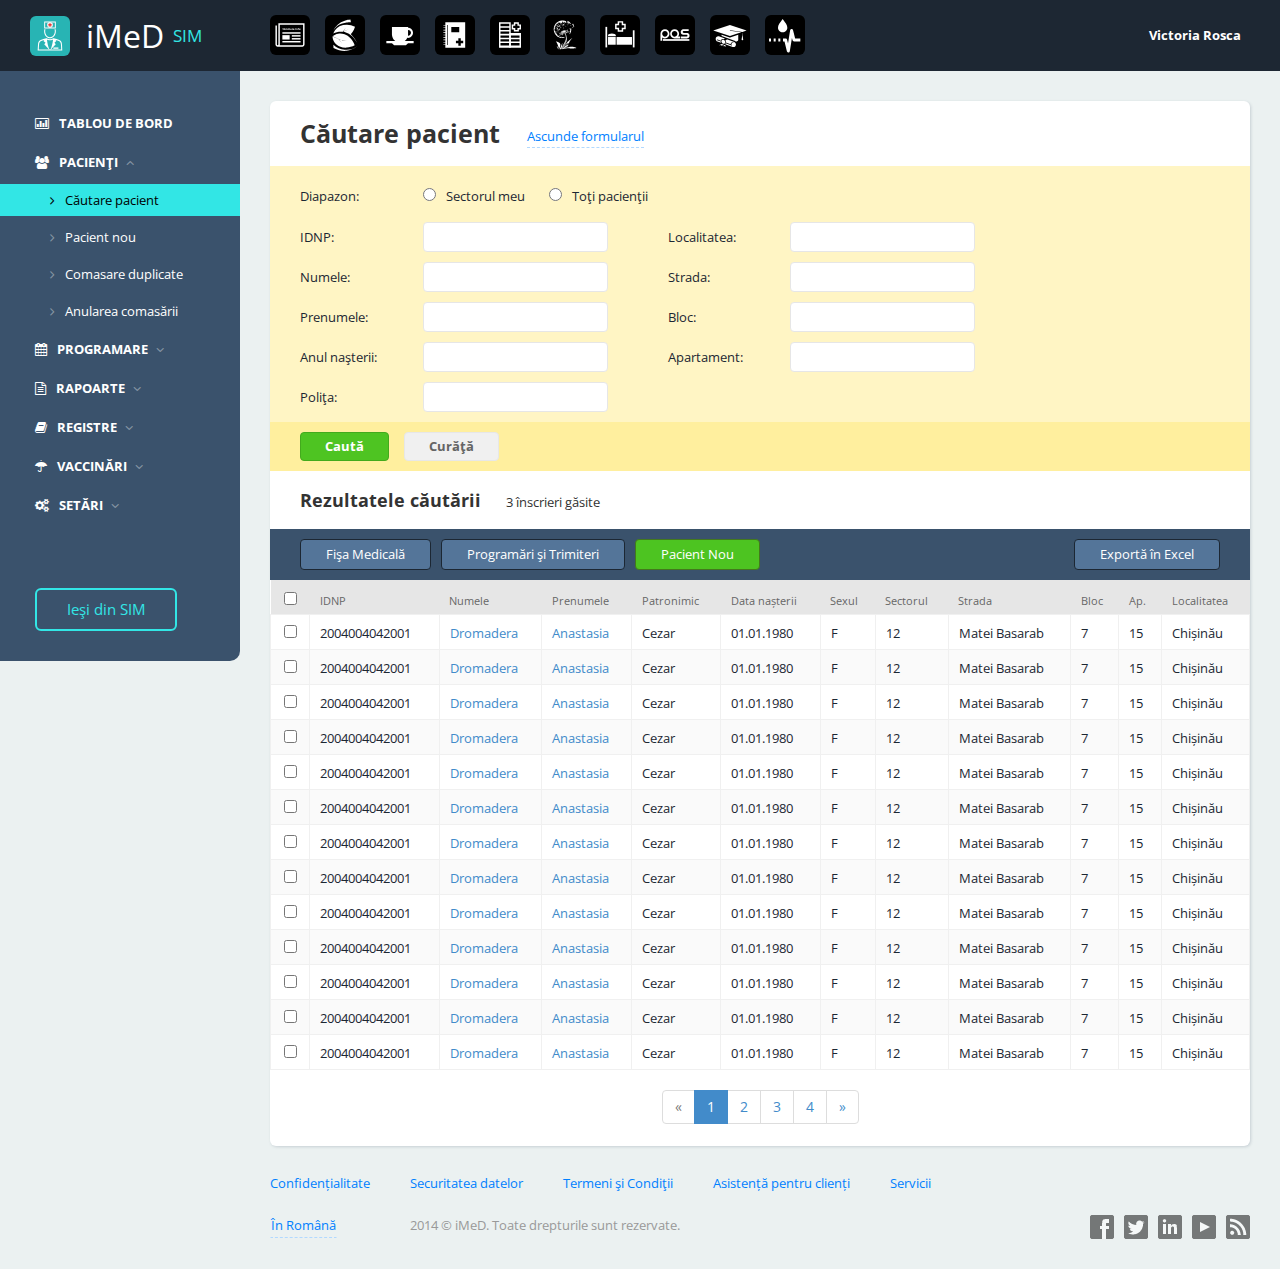
<file: index.html>
<!DOCTYPE html>
<html lang="en">
<head>
		<meta charset="utf-8">
		<meta http-equiv="X-UA-Compatible" content="IE=edge">
		<meta name="viewport" content="width=device-width, initial-scale=1">
		<title>Căutare pacient - Sistem Informaţional Medical / iMeD</title>
		<link rel="shortcut icon" href="img/favicon.ico">
		<link href="css/bootstrap.css" rel="stylesheet">
		<link href="css/style.css" rel="stylesheet">

		<!-- HTML5 Shim and Respond.js IE8 support of HTML5 elements and media queries -->
		<!-- WARNING: Respond.js doesn't work if you view the page via file:// -->
		<!--[if lt IE 9]>
		<script src="https://oss.maxcdn.com/libs/html5shiv/3.7.0/html5shiv.js"></script>
		<script src="https://oss.maxcdn.com/libs/respond.js/1.4.2/respond.min.js"></script>
		<![endif]-->
</head>
<body>
<div class="wrapper">
<!-- Header -->
<nav class="navbar navbar-default top" role="navigation">
		<div class="container-fluid">
				<div class="row-fluid">
						<div class="col-lg-3 col-md-4 col-sm-16 col-xs-16">
						<div class="navbar-header">
								
								<a class="logo" href="index.html">
									<span class="brand"></span>
									<span>iMeD</span>
									<small>SIM</small> 
								</a>
						</div>
						</div>
						<div class="col-lg-13 col-md-12 col-sm-16 col-xs-16">
								<button type="button" class="sidebar-btn navbar-toggle pull-left" data-toggle="offcanvas" data-target="#sidebar">
									<span class="sr-only">Deschide bara laterală</span>
									<span class="fa fa-bars"></span> 
								</button>
								<button type="button" class="icons navbar-toggle pull-left" data-toggle="collapse" data-target="#top-nav">
									<span class="sr-only">Vezi toate modulele</span>
									<span class="fa fa-ellipsis-v"></span>
								</button>        
						
								<div class="profile-btn btn-group pull-right">
									<button type="button" class="btn dropdown-toggle" data-toggle="dropdown">
										Victoria Rosca
									</button>
									<ul class="dropdown-menu" role="menu">
										<li><a href="#"><i class="fa fa-user"></i>Preferinţele mele</a></li>
										<li><a href="#"><i class="fa fa-cog"></i>Setări profil</a></li>
										<li><a href="#"><i class="fa fa-sign-out"></i>Ieşire</a></li>
									</ul>
								</div>
								<div class="collapse navbar-collapse" id="top-nav">
									<ul class="nav navbar-nav top-navbar">
											<li class="info" data-toggle="tooltip" data-placement="bottom" title="Sănătate Info"><a href="http://e-sanatate.md/News/Home">Sănătate Info</a></li>
											<li class="tv" data-toggle="tooltip" data-placement="bottom" title="Sănătate TV"><a href="http://e-sanatate.md/TV/Home">Sănătate TV</a></li>
											<li class="sanoclub" data-toggle="tooltip" data-placement="bottom" title="SanoClub"><a href="http://e-sanatate.md/SanoClub">SanoClub</a></li>
											<li class="isan" data-toggle="tooltip" data-placement="bottom" title="iSaN"><a href="http://e-sanatate.md/iSaN/Home">iSaN</a></li>
											<!-- <li class="imed" data-toggle="tooltip" data-placement="bottom" title="iMeD"><a href="#">iMeD</a></li> -->
											<li class="imec" data-toggle="tooltip" data-placement="bottom" title="iMeC"><a href="http://e-sanatate.md/iMeC/Home">iMeC</a></li>
											<li class="tuberculoza" data-toggle="tooltip" data-placement="bottom" title="Tuberculoza Info"><a href="http://tuberculoza.info/">Tuberculoza Info</a></li>
											<li class="spitale" data-toggle="tooltip" data-placement="bottom" title="Spitale.MD"><a href="http://e-sanatate.md/Spitale/Home">Spitale.MD</a></li>
											<li class="pas" data-toggle="tooltip" data-placement="bottom" title="Centrul PAS"><a href="http://pas.md/">Centrul PAS</a></li>
											<li class="scoala" data-toggle="tooltip" data-placement="bottom" title="Școala E-Sănătate"><a href="#">Școala E-Sănătate</a></li>
											<li class="donez" data-toggle="tooltip" data-placement="bottom" title="Donez Sânge"><a href="#">Donez Sânge</a></li>
									</ul>
									
							</div>
							
						</div>
				</div>
		</div>
</nav>

<!-- Main Container -->
<div class="container-fluid wrapper-main-container">
		<div class="row-offcanvas row-offcanvas-left">
				<div class="col-lg-3 col-md-4 col-sm-4 col-xs-10 left-sidebar sidebar-offcanvas" id="sidebar" role="navigation">
						<nav class="left-navigation accordion-navigation">
								<ul>
										<li><a href="board.html" class="collapse-btn"><span class="fa fa-bar-chart-o"></span>TABLOU DE BORD</a></li>
										<li class="active-dropdown"><a href="javascript:void(0)" class="collapse-btn"><span class="fa fa-users"></span>PACIENŢI <i class="fa fa-angle-down"></i></a>
											<ul class="collapse in">
                        <li class="active"><a href="index.html"><i class="fa fa-angle-right"></i>Căutare pacient</a></li>
                        <li><a href="newpacient.html"><i class="fa fa-angle-right"></i>Pacient nou</a></li>
                        <li><a href="#"><i class="fa fa-angle-right"></i>Comasare duplicate</a></li>
                        <li><a href="#"><i class="fa fa-angle-right"></i>Anularea comasării</a></li>
                    	</ul>
										</li>
										<li><a href="javascript:void(0)" class="collapse-btn"><span class="fa fa-calendar"></span>PROGRAMARE <i class="fa fa-angle-down"></i></a>
											<ul class="collapse">
												<li><a href="#"><i class="fa fa-angle-right"></i>Programarea mea</a></li>
												<li><a href="#"><i class="fa fa-angle-right"></i>Caută programarea</a></li>
											</ul>
										</li>
										<li><a href="javascript:void(0)" class="collapse-btn"><span class="fa fa-file-text-o"></span>RAPOARTE <i class="fa fa-angle-down"></i></a>
											<ul class="collapse">
												<li><a href="#"><i class="fa fa-angle-right"></i>Registrul vizitelor</a></li>
												<li><a href="#"><i class="fa fa-angle-right"></i>Registrul Tichete Stitistice</a></li>
												<li><a href="#"><i class="fa fa-angle-right"></i>Sectorul meu</a></li>
												<li><a href="#"><i class="fa fa-angle-right"></i>Registrul monitorizare</a></li>
												<li><a href="#"><i class="fa fa-angle-right"></i>Modificare registre</a></li>
												<li><a href="#"><i class="fa fa-angle-right"></i>Registrul trimiterilor</a></li>
												<li><a href="#"><i class="fa fa-angle-right"></i>Registrul gravidelor</a></li>
											</ul>
										</li>
										<li><a href="javascript:void(0)" class="collapse-btn"><span class="fa fa-book"></span>REGISTRE <i class="fa fa-angle-down"></i></a>
											<ul class="collapse">
												<li><a href="#"><i class="fa fa-angle-right"></i>Rapoarte zilnice</a></li>
												<li><a href="#"><i class="fa fa-angle-right"></i>Rapoarte lunare ale medicului</a></li>
											</ul>
										</li>
										<li><a href="javascript:void(0)" class="collapse-btn"><span class="fa fa-umbrella"></span>VACCINĂRI <i class="fa fa-angle-down"></i></a>
											<ul class="collapse">
												<li><a href="#"><i class="fa fa-angle-right"></i>Registrul vaccinărilor</a></li>
												<li><a href="#"><i class="fa fa-angle-right"></i>Planuri</a></li>
												<li><a href="#"><i class="fa fa-angle-right"></i>Registrul planuri vaccinări</a></li>
												<li><a href="#"><i class="fa fa-angle-right"></i>Raport</a></li>
											</ul>
										</li>
										<li><a href="javascript:void(0)" class="collapse-btn"><span class="fa fa-cogs"></span>SETĂRI <i class="fa fa-angle-down"></i></a>
											<ul class="collapse">
												<li><a href="#"><i class="fa fa-angle-right"></i>Lista scurtă a diagnozelor</a></li>
											</ul>
										</li>
								</ul>
								<a href="#" class="back">Ieşi din SIM</a>
						</nav>
				</div>
				<div class="col-lg-13 col-md-12 col-sm-16 col-xs-16 wrapper-container">
						<div class="main-container">
							<h1>Căutare pacient <a href="javascript:void(0)" class="hide-form" data-toggle="collapse" data-target=".search-form">Ascunde formularul</a></h1>
							<div class="search-form collapse in">
								<form action="">
									<div class="container-fluid">
										<div class="row">
											<div class="col-lg-2 col-sm-2">
												<label for="">Diapazon:</label>
											</div>
											<div class="col-lg-14 col-sm-14 radio">
												<input type="radio" value="mysector" name="diapazon" id="mysector"><label for="mysector">Sectorul meu</label>
												<input type="radio" value="allpacients" name="diapazon" id="allpacients"><label for="allpacients">Toţi pacienţii</label>
											</div>
											<div class="col-lg-2 col-sm-2"></div>
											<div class="col-lg-4 col-sm-6"></div>
										</div>
										<div class="row">
											<div class="col-lg-2 col-sm-2"><label for="idnp">IDNP:</label></div>
											<div class="col-lg-4 col-sm-6"><input type="text" id="idnp"></div>
											<div class="col-lg-2 col-sm-2"><label for="location">Localitatea:</label></div>
											<div class="col-lg-4 col-sm-6"><input type="text" id="location"></div>
										</div>
										<div class="row">
											<div class="col-lg-2 col-sm-2"><label for="name">Numele:</label></div>
											<div class="col-lg-4 col-sm-6"><input type="text" id="name"></div>
											<div class="col-lg-2 col-sm-2"><label for="street">Strada:</label></div>
											<div class="col-lg-4 col-sm-6"><input type="text" id="street"></div>
										</div>
										<div class="row">
											<div class="col-lg-2 col-sm-2"><label for="lastname">Prenumele:</label></div>
											<div class="col-lg-4 col-sm-6"><input type="text" id="lastname"></div>
											<div class="col-lg-2 col-sm-2"><label for="bloc">Bloc:</label></div>
											<div class="col-lg-4 col-sm-6"><input type="text" id="bloc"></div>
										</div>
										<div class="row">
											<div class="col-lg-2 col-sm-2"><label for="birthdayyear">Anul naşterii:</label></div>
											<div class="col-lg-4 col-sm-6"><input type="text" id="birthdayyear"></div>
											<div class="col-lg-2 col-sm-2"><label for="apartment">Apartament:</label></div>
											<div class="col-lg-4 col-sm-6"><input type="text" id="apartment"></div>
										</div>
										<div class="row">
											<div class="col-lg-2 col-sm-2"><label for="polita">Poliţa:</label></div>
											<div class="col-lg-4 col-sm-6"><input type="text" id="polita"></div>
										</div>
										<div class="row">
											<div class="buttons-panel">
												<input type="submit" value="Caută">
												<input type="reset" value="Curăţă">
											</div>
										</div>
									</div>
								</form>
							</div>
							<div class="search-result">
								<h3>Rezultatele căutării <span>3 înscrieri găsite</span></h3>
								<div class="container-fluid">
									<div class="row">
										<div class="control-panel">
											<button class="blue">Fişa Medicală</button>
											<button class="blue">Programări şi Trimiteri</button>
											<button class="green">Pacient Nou</button>
											<button class="blue">Exportă în Excel</button>
										</div>
									</div>
								</div>
								<div class="table-inner">
								<table>
									<tr>
										<th><input type="checkbox"></th>
										<th>IDNP</th>
										<th>Numele</th>
										<th>Prenumele</th>
										<th>Patronimic</th>
										<th>Data nașterii</th>
										<th>Sexul</th>
										<th>Sectorul</th>
										<th>Strada</th>
										<th>Bloc</th>
										<th>Ap.</th>
										<th>Localitatea</th>
									</tr>
									<tr>
										<td><input type="checkbox"></td>
										<td>2004004042001</td>
										<td><a href="#">Dromadera</a></td>
										<td><a href="#">Anastasia</a></td>
										<td>Cezar</td>
										<td>01.01.1980</td>
										<td>F</td>
										<td>12</td>
										<td>Matei Basarab</td>
										<td>7</td>
										<td>15</td>
										<td>Chișinău</td>
									</tr>
									<tr>
										<td><input type="checkbox"></td>
										<td>2004004042001</td>
										<td><a href="#">Dromadera</a></td>
										<td><a href="#">Anastasia</a></td>
										<td>Cezar</td>
										<td>01.01.1980</td>
										<td>F</td>
										<td>12</td>
										<td>Matei Basarab</td>
										<td>7</td>
										<td>15</td>
										<td>Chișinău</td>
									</tr>
									<tr>
										<td><input type="checkbox"></td>
										<td>2004004042001</td>
										<td><a href="#">Dromadera</a></td>
										<td><a href="#">Anastasia</a></td>
										<td>Cezar</td>
										<td>01.01.1980</td>
										<td>F</td>
										<td>12</td>
										<td>Matei Basarab</td>
										<td>7</td>
										<td>15</td>
										<td>Chișinău</td>
									</tr>
									<tr>
										<td><input type="checkbox"></td>
										<td>2004004042001</td>
										<td><a href="#">Dromadera</a></td>
										<td><a href="#">Anastasia</a></td>
										<td>Cezar</td>
										<td>01.01.1980</td>
										<td>F</td>
										<td>12</td>
										<td>Matei Basarab</td>
										<td>7</td>
										<td>15</td>
										<td>Chișinău</td>
									</tr>
									<tr>
										<td><input type="checkbox"></td>
										<td>2004004042001</td>
										<td><a href="#">Dromadera</a></td>
										<td><a href="#">Anastasia</a></td>
										<td>Cezar</td>
										<td>01.01.1980</td>
										<td>F</td>
										<td>12</td>
										<td>Matei Basarab</td>
										<td>7</td>
										<td>15</td>
										<td>Chișinău</td>
									</tr>
									<tr>
										<td><input type="checkbox"></td>
										<td>2004004042001</td>
										<td><a href="#">Dromadera</a></td>
										<td><a href="#">Anastasia</a></td>
										<td>Cezar</td>
										<td>01.01.1980</td>
										<td>F</td>
										<td>12</td>
										<td>Matei Basarab</td>
										<td>7</td>
										<td>15</td>
										<td>Chișinău</td>
									</tr>
									<tr>
										<td><input type="checkbox"></td>
										<td>2004004042001</td>
										<td><a href="#">Dromadera</a></td>
										<td><a href="#">Anastasia</a></td>
										<td>Cezar</td>
										<td>01.01.1980</td>
										<td>F</td>
										<td>12</td>
										<td>Matei Basarab</td>
										<td>7</td>
										<td>15</td>
										<td>Chișinău</td>
									</tr>
									<tr>
										<td><input type="checkbox"></td>
										<td>2004004042001</td>
										<td><a href="#">Dromadera</a></td>
										<td><a href="#">Anastasia</a></td>
										<td>Cezar</td>
										<td>01.01.1980</td>
										<td>F</td>
										<td>12</td>
										<td>Matei Basarab</td>
										<td>7</td>
										<td>15</td>
										<td>Chișinău</td>
									</tr>
									<tr>
										<td><input type="checkbox"></td>
										<td>2004004042001</td>
										<td><a href="#">Dromadera</a></td>
										<td><a href="#">Anastasia</a></td>
										<td>Cezar</td>
										<td>01.01.1980</td>
										<td>F</td>
										<td>12</td>
										<td>Matei Basarab</td>
										<td>7</td>
										<td>15</td>
										<td>Chișinău</td>
									</tr>
									<tr>
										<td><input type="checkbox"></td>
										<td>2004004042001</td>
										<td><a href="#">Dromadera</a></td>
										<td><a href="#">Anastasia</a></td>
										<td>Cezar</td>
										<td>01.01.1980</td>
										<td>F</td>
										<td>12</td>
										<td>Matei Basarab</td>
										<td>7</td>
										<td>15</td>
										<td>Chișinău</td>
									</tr>
									<tr>
										<td><input type="checkbox"></td>
										<td>2004004042001</td>
										<td><a href="#">Dromadera</a></td>
										<td><a href="#">Anastasia</a></td>
										<td>Cezar</td>
										<td>01.01.1980</td>
										<td>F</td>
										<td>12</td>
										<td>Matei Basarab</td>
										<td>7</td>
										<td>15</td>
										<td>Chișinău</td>
									</tr>
									<tr>
										<td><input type="checkbox"></td>
										<td>2004004042001</td>
										<td><a href="#">Dromadera</a></td>
										<td><a href="#">Anastasia</a></td>
										<td>Cezar</td>
										<td>01.01.1980</td>
										<td>F</td>
										<td>12</td>
										<td>Matei Basarab</td>
										<td>7</td>
										<td>15</td>
										<td>Chișinău</td>
									</tr>
									<tr>
										<td><input type="checkbox"></td>
										<td>2004004042001</td>
										<td><a href="#">Dromadera</a></td>
										<td><a href="#">Anastasia</a></td>
										<td>Cezar</td>
										<td>01.01.1980</td>
										<td>F</td>
										<td>12</td>
										<td>Matei Basarab</td>
										<td>7</td>
										<td>15</td>
										<td>Chișinău</td>
									</tr>
								</table>
								</div>
								<div class="pagination-box">
									<ul class="pagination">
										<li class="disabled"><a href="#">&laquo;</a></li>
										<li class="active"><a href="#">1 <span class="sr-only">(current)</span></a></li>
										<li><a href="#">2 <span class="sr-only">(page 2)</span></a></li>
										<li><a href="#">3 <span class="sr-only">(page 3)</span></a></li>
										<li><a href="#">4 <span class="sr-only">(page 4)</span></a></li>
										<li><a href="#">&raquo;</a></li>
									</ul>
								</div>
							</div>
								
						</div>

						<!-- Footer -->

						<footer class="footer">
								<div class="container-fluid">
									<div class="row">
										<nav class="footer-nav">
											<ul>
												<li><a href="https://e-sanatate.md/iMeD/Home/Privacy">Confidențialitate</a></li>
												<li><a href="https://e-sanatate.md/iMeD/Home/Security">Securitatea datelor</a></li>
												<li><a href="https://e-sanatate.md/iMeD/Home/Terms">Termeni şi Condiţii</a></li>
												<li><a href="https://e-sanatate.md/iMeD/Home/Assistance">Asistență pentru clienți</a></li>
												<li><a href="https://e-sanatate.md/iMeD/Home/Services">Servicii</a></li>
											</ul>
										</nav>
										<div class="clear"></div>
									</div>
									<div class="row copyright">
										<div class="btn-group dropup">
											<button class="btn  dropdown-toggle" data-toggle="dropdown">În Română</button>
											<ul class="dropdown-menu" role="menu">
											 	<li><a href="#">На русском</a></li>
											</ul>
										</div>
										<p>2014 © iMeD. Toate drepturile sunt rezervate.</p>
										
										<ul class="socials">
											<li class="facebook"><a href="https://www.facebook.com/e.sanatatea.ta" target="_blank"></a></li>
											<li class="twitter"><a href="https://twitter.com/E_Sanatatea_TA" target="_blank"></a></li>
											<li class="linkedin"><a href="http://www.linkedin.com/profile/view?id=254762663&trk=tab_pro" target="_blank"></a></li>
											<li class="youtube"><a href="http://www.youtube.com/channel/UCuVNhiubNuy1M8yQmQmVOUQ" target="_blank"></a></li>
											<li class="rss"><a href="https://e-sanatate.md/News/Home/RSS" target="_blank"></a></li>
										</ul>
										
									</div>
								</div>
						</footer>
				</div>
		</div>
</div>

</div>

<script src="js/jquery.min.js"></script>
<script src="js/bootstrap.js"></script>
<script src="js/bootstrap-tooltip.js"></script>
<script src="js/main.js"></script>
<script src="js/modernizr.js"></script>
</body>
</html>
</file>
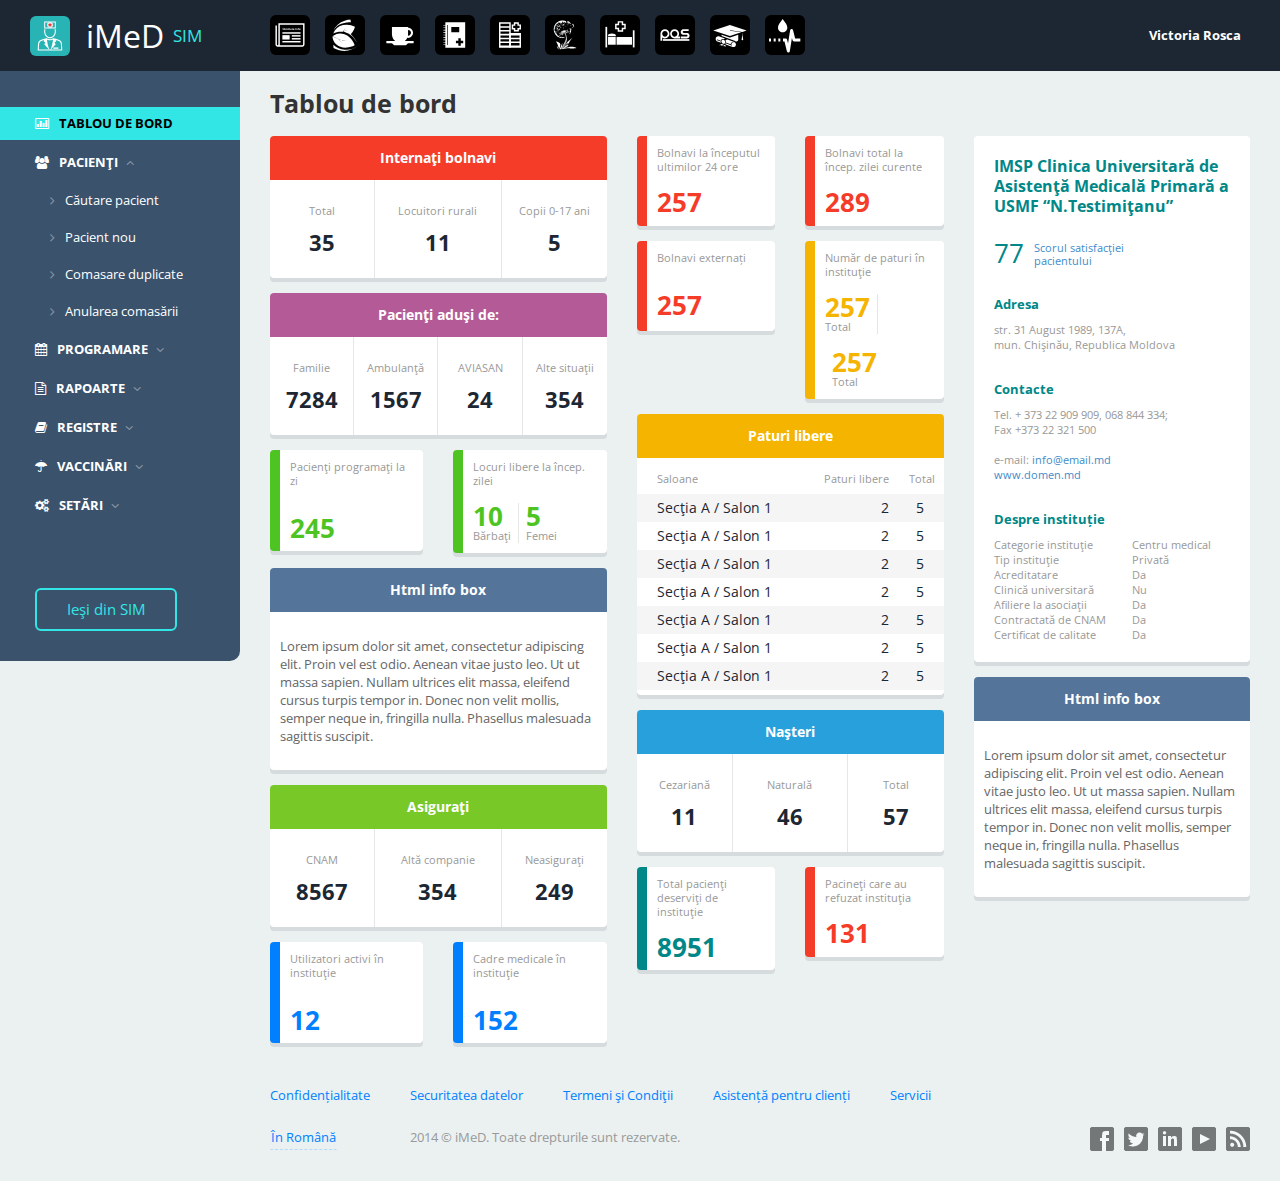
<file: board.html>
<!DOCTYPE html>
<html lang="en">
<head>
		<meta charset="utf-8">
		<meta http-equiv="X-UA-Compatible" content="IE=edge">
		<meta name="viewport" content="width=device-width, initial-scale=1">
		<title>Căutare pacient - Sistem Informaţional Medical / iMeD</title>
		<link rel="shortcut icon" href="img/favicon.ico">
		<link href="css/bootstrap.css" rel="stylesheet">
		<link href="css/style.css" rel="stylesheet">

		<!-- HTML5 Shim and Respond.js IE8 support of HTML5 elements and media queries -->
		<!-- WARNING: Respond.js doesn't work if you view the page via file:// -->
		<!--[if lt IE 9]>
		<script src="https://oss.maxcdn.com/libs/html5shiv/3.7.0/html5shiv.js"></script>
		<script src="https://oss.maxcdn.com/libs/respond.js/1.4.2/respond.min.js"></script>
		<![endif]-->
</head>
<body class="board">
<div class="wrapper">
<!-- Header -->
<nav class="navbar navbar-default top" role="navigation">
		<div class="container-fluid">
				<div class="row-fluid">
						<div class="col-lg-3 col-md-4 col-sm-16 col-xs-16">
						<div class="navbar-header">
								
								<a class="logo" href="index.html">
									<span class="brand"></span>
									<span>iMeD</span>
									<small>SIM</small> 
								</a>
						</div>
						</div>
						<div class="col-lg-13 col-md-12 col-sm-16 col-xs-16">
								<button type="button" class="sidebar-btn navbar-toggle pull-left" data-toggle="offcanvas" data-target="#sidebar">
									<span class="sr-only">Deschide bara laterală</span>
									<span class="fa fa-bars"></span> 
								</button>
								<button type="button" class="icons navbar-toggle pull-left" data-toggle="collapse" data-target="#top-nav">
									<span class="sr-only">Vezi toate modulele</span>
									<span class="fa fa-ellipsis-v"></span>
								</button>
						
								<div class="profile-btn btn-group pull-right">
									<button type="button" class="btn dropdown-toggle" data-toggle="dropdown">
										Victoria Rosca
									</button>
									<ul class="dropdown-menu" role="menu">
										<li><a href="#"><i class="fa fa-user"></i>Preferinţele mele</a></li>
										<li><a href="#"><i class="fa fa-cog"></i>Setări profil</a></li>
										<li><a href="#"><i class="fa fa-sign-out"></i>Ieşire</a></li>
									</ul>
								</div>
								<div class="collapse navbar-collapse" id="top-nav">
									<ul class="nav navbar-nav top-navbar">
											<li class="info" data-toggle="tooltip" data-placement="bottom" title="Sănătate Info"><a href="http://e-sanatate.md/News/Home">Sănătate Info</a></li>
											<li class="tv" data-toggle="tooltip" data-placement="bottom" title="Sănătate TV"><a href="http://e-sanatate.md/TV/Home">Sănătate TV</a></li>
											<li class="sanoclub" data-toggle="tooltip" data-placement="bottom" title="SanoClub"><a href="http://e-sanatate.md/SanoClub">SanoClub</a></li>
											<li class="isan" data-toggle="tooltip" data-placement="bottom" title="iSaN"><a href="http://e-sanatate.md/iSaN/Home">iSaN</a></li>
											<!-- <li class="imed" data-toggle="tooltip" data-placement="bottom" title="iMeD"><a href="#">iMeD</a></li> -->
											<li class="imec" data-toggle="tooltip" data-placement="bottom" title="iMeC"><a href="http://e-sanatate.md/iMeC/Home">iMeC</a></li>
											<li class="tuberculoza" data-toggle="tooltip" data-placement="bottom" title="Tuberculoza Info"><a href="http://tuberculoza.info/">Tuberculoza Info</a></li>
											<li class="spitale" data-toggle="tooltip" data-placement="bottom" title="Spitale.MD"><a href="http://e-sanatate.md/Spitale/Home">Spitale.MD</a></li>
											<li class="pas" data-toggle="tooltip" data-placement="bottom" title="Centrul PAS"><a href="http://pas.md/">Centrul PAS</a></li>
											<li class="scoala" data-toggle="tooltip" data-placement="bottom" title="Școala E-Sănătate"><a href="#">Școala E-Sănătate</a></li>
											<li class="donez" data-toggle="tooltip" data-placement="bottom" title="Donez Sânge"><a href="#">Donez Sânge</a></li>
									</ul>
									
							</div>
							
						</div>
				</div>
		</div>
</nav>

<!-- Main Container -->
<div class="container-fluid wrapper-main-container">
		<div class="row-offcanvas row-offcanvas-left">
				<div class="col-lg-3 col-md-4 col-sm-4 col-xs-10 left-sidebar sidebar-offcanvas" id="sidebar" role="navigation">
						<nav class="left-navigation accordion-navigation">
								<ul>
										<li class="active"><a href="board.html" class="collapse-btn"><span class="fa fa-bar-chart-o"></span>TABLOU DE BORD</a></li>
										<li class="active-dropdown"><a href="javascript:void(0)" class="collapse-btn"><span class="fa fa-users"></span>PACIENŢI <i class="fa fa-angle-down"></i></a>
											<ul class="collapse in">
						                        <li><a href="index.html"><i class="fa fa-angle-right"></i>Căutare pacient</a></li>
						                        <li><a href="newpacient.html"><i class="fa fa-angle-right"></i>Pacient nou</a></li>
						                        <li><a href="#"><i class="fa fa-angle-right"></i>Comasare duplicate</a></li>
						                        <li><a href="#"><i class="fa fa-angle-right"></i>Anularea comasării</a></li>
                    						</ul>
										</li>
										<li><a href="javascript:void(0)" class="collapse-btn"><span class="fa fa-calendar"></span>PROGRAMARE <i class="fa fa-angle-down"></i></a>
											<ul class="collapse">
												<li><a href="#"><i class="fa fa-angle-right"></i>Programarea mea</a></li>
												<li><a href="#"><i class="fa fa-angle-right"></i>Caută programarea</a></li>
											</ul>
										</li>
										<li><a href="javascript:void(0)" class="collapse-btn"><span class="fa fa-file-text-o"></span>RAPOARTE <i class="fa fa-angle-down"></i></a>
											<ul class="collapse">
												<li><a href="#"><i class="fa fa-angle-right"></i>Registrul vizitelor</a></li>
												<li><a href="#"><i class="fa fa-angle-right"></i>Registrul Tichete Stitistice</a></li>
												<li><a href="#"><i class="fa fa-angle-right"></i>Sectorul meu</a></li>
												<li><a href="#"><i class="fa fa-angle-right"></i>Registrul monitorizare</a></li>
												<li><a href="#"><i class="fa fa-angle-right"></i>Modificare registre</a></li>
												<li><a href="#"><i class="fa fa-angle-right"></i>Registrul trimiterilor</a></li>
												<li><a href="#"><i class="fa fa-angle-right"></i>Registrul gravidelor</a></li>
											</ul>
										</li>
										<li><a href="javascript:void(0)" class="collapse-btn"><span class="fa fa-book"></span>REGISTRE <i class="fa fa-angle-down"></i></a>
											<ul class="collapse">
												<li><a href="#"><i class="fa fa-angle-right"></i>Rapoarte zilnice</a></li>
												<li><a href="#"><i class="fa fa-angle-right"></i>Rapoarte lunare ale medicului</a></li>
											</ul>
										</li>
										<li><a href="javascript:void(0)" class="collapse-btn"><span class="fa fa-umbrella"></span>VACCINĂRI <i class="fa fa-angle-down"></i></a>
											<ul class="collapse">
												<li><a href="#"><i class="fa fa-angle-right"></i>Registrul vaccinărilor</a></li>
												<li><a href="#"><i class="fa fa-angle-right"></i>Planuri</a></li>
												<li><a href="#"><i class="fa fa-angle-right"></i>Registrul planuri vaccinări</a></li>
												<li><a href="#"><i class="fa fa-angle-right"></i>Raport</a></li>
											</ul>
										</li>
										<li><a href="javascript:void(0)" class="collapse-btn"><span class="fa fa-cogs"></span>SETĂRI <i class="fa fa-angle-down"></i></a>
											<ul class="collapse">
												<li><a href="#"><i class="fa fa-angle-right"></i>Lista scurtă a diagnozelor</a></li>
											</ul>
										</li>
								</ul>
								<a href="#" class="back">Ieşi din SIM</a>
						</nav>
				</div>
				<div class="col-lg-13 col-md-12 col-sm-16 col-xs-16 wrapper-container">
						<div class="main-container">
							<h1>Tablou de bord</h1>
							<div class="container-fluid">
								<div class="row">
									<div class="col-lg-11 col-md-11 col-sm-11">

										<div class="row">

										<!-- Left Sidebar -->

											<div class="col-lg-8">

												<div class="row wrapper-box">
													<div class="col-lg-16">
														<div class="row">
															<div class="box big clearfix red">
																<div class="header">
																	<h4>Internaţi bolnavi</h4>
																</div>
																<div class="content">
																	<div class="col-lg-5 col-md-5 col-sm-5">
																		<p class="text">Total</p>
																		<h5 class="number">35</h5>
																	</div>
																	<div class="col-lg-6 col-md-6 col-sm-6">
																		<p class="text">Locuitori rurali</p>
																		<h5 class="number">11</h5>
																	</div>
																	<div class="col-lg-5 col-md-5 col-sm-5">
																		<p class="text">Copii 0-17 ani</p>
																		<h5 class="number">5</h5>
																	</div>
																</div>
															</div>
														</div>
													</div>
												</div>

												<div class="row wrapper-box">
													<div class="col-lg-16">
														<div class="row">
															<div class="box big clearfix purple">
																<div class="header">
																	<h4>Pacienţi aduşi de:</h4>
																</div>
																<div class="content">
																	<div class="col-lg-4 col-md-4 col-sm-4">
																		<p class="text">Familie</p>
																		<h5 class="number">7284</h5>
																	</div>
																	<div class="col-lg-4 col-md-4 col-sm-4">
																		<p class="text">Ambulanţă</p>
																		<h5 class="number">1567</h5>
																	</div>
																	<div class="col-lg-4 col-md-4 col-sm-4">
																		<p class="text">AVIASAN</p>
																		<h5 class="number">24</h5>
																	</div>
																	<div class="col-lg-4 col-md-4 col-sm-4">
																		<p class="text">Alte situaţii</p>
																		<h5 class="number">354</h5>
																	</div>
																</div>
															</div>
														</div>
													</div>
												</div>

												<div class="row wrapper-box two-columns">

													<div class="col-lg-8 col-md-8 col-sm-8">
														<div class="row" style="margin-right:-15px;">
															<div class="box small clearfix green">
																<div class="content">
																	<div class="col-lg-16">
																	<div class="divider"></div>
																	<p class="text">Pacienţi programaţi la zi</p>
																	<br>
																	<h5 class="number">245</h5>
																	</div>
																</div>
															</div>
														</div>
													</div>
												
													<div class="col-lg-8 col-md-8 col-sm-8">
														<div class="row" style="margin-left:-15px;">
															<div class="box small clearfix green">
																<div class="content">
																	<div class="col-lg-16">
																	<div class="divider"></div>
																	<p class="text">Locuri libere la încep. zilei</p>
																	<div class="left border">
																		<h5 class="number">10</h5>
																		<p class="text">Bărbaţi</p>
																	</div>
																	<div class="left">
																		<h5 class="number">5</h5>
																		<p class="text">Femei</p>
																	</div>
																	</div>
																</div>
															</div>
														</div>
													</div>

												</div>

												<div class="row wrapper-box">
													<div class="col-lg-16">
														<div class="row">
															<div class="box big clearfix darkblue htmlbox">
																<div class="header">
																	<h4>Html info box</h4>
																</div>
																<div class="content">
																	<div class="col-lg-16">
																		Lorem ipsum dolor sit amet, consectetur adipiscing elit. Proin vel est odio. Aenean vitae justo leo. Ut ut massa sapien. Nullam ultrices elit massa, eleifend cursus turpis tempor in. Donec non velit mollis, semper neque in, fringilla nulla. Phasellus malesuada sagittis suscipit.
																	</div>
																</div>
															</div>
														</div>
													</div>
												</div>

												<div class="row wrapper-box">
													<div class="col-lg-16">
														<div class="row">
															<div class="box big clearfix green-light">
																<div class="header">
																	<h4>Asiguraţi</h4>
																</div>
																<div class="content">
																	<div class="col-lg-5 col-md-5 col-sm-5">
																		<p class="text">CNAM</p>
																		<h5 class="number">8567</h5>
																	</div>
																	<div class="col-lg-6 col-md-6 col-sm-6">
																		<p class="text">Altă companie</p>
																		<h5 class="number">354</h5>
																	</div>
																	<div class="col-lg-5 col-md-5 col-sm-5">
																		<p class="text">Neasiguraţi</p>
																		<h5 class="number">249</h5>
																	</div>
																</div>
															</div>
														</div>
													</div>
												</div>

												<div class="row wrapper-box two-columns">

													<div class="col-lg-8 col-md-8 col-sm-8">
														<div class="row" style="margin-right:-15px;">
															<div class="box small clearfix blue">
																<div class="content">
																	<div class="col-lg-16">
																	<div class="divider"></div>
																	<p class="text">Utilizatori activi în instituţie</p>
																	<br>
																	<h5 class="number">12</h5>
																	</div>
																</div>
															</div>
														</div>
													</div>
												
													<div class="col-lg-8 col-md-8 col-sm-8">
														<div class="row" style="margin-left:-15px;">
															<div class="box small clearfix blue">
																<div class="content">
																	<div class="col-lg-16">
																	<div class="divider"></div>
																	<p class="text">Cadre medicale în instituţie</p>
																	<br>
																	<h5 class="number">152</h5>
																	</div>
																</div>
															</div>
														</div>
													</div>

												</div>

											</div>
												
											<!-- Left Sidebar -->

											<!-- Center Sidebar -->


											<div class="col-lg-8">

												<div class="row wrapper-box two-columns" style="margin-left:0;">

													<div class="col-lg-8 col-md-8 col-sm-8">
														<div class="row" style="margin-right:-15px;">
															<div class="box small clearfix red">
																<div class="content">
																	<div class="col-lg-16">
																	<div class="divider"></div>
																	<p class="text">Bolnavi la începutul ultimilor 24 ore</p>
																	<h5 class="number">257</h5>
																	</div>
																</div>
															</div>
														</div>
													</div>
												
													<div class="col-lg-8 col-md-8 col-sm-8">
														<div class="row" style="margin-left:-15px;">
															<div class="box small clearfix red">
																<div class="content">
																	<div class="col-lg-16">
																	<div class="divider"></div>
																	<p class="text">Bolnavi total la încep. zilei curente</p>
																	<h5 class="number">289</h5>
																	</div>
																</div>
															</div>
														</div>
													</div>

												</div>
											
												<div class="row wrapper-box two-columns" style="margin-left:0;">

													<div class="col-lg-8 col-md-8 col-sm-8">
														<div class="row" style="margin-right:-15px;">
															<div class="box small clearfix red">
																<div class="content">
																	<div class="col-lg-16">
																	<div class="divider"></div>
																	<p class="text">Bolnavi externați</p>
																	<br>
																	<h5 class="number">257</h5>
																	</div>
																</div>
															</div>
														</div>
													</div>
												
													<div class="col-lg-8 col-md-8 col-sm-8">
														<div class="row" style="margin-left:-15px;">
															<div class="box small clearfix yellow">
																<div class="content">
																	<div class="col-lg-16">
																	<div class="divider"></div>
																	<p class="text">Număr de paturi în instituţie</p>
																	<div class="left border">
																		<h5 class="number">257</h5>
																		<p class="text">Total</p>
																	</div>
																	<div class="left">
																		<h5 class="number">257</h5>
																		<p class="text">Total</p>
																	</div>
																	</div>
																</div>
															</div>
														</div>
													</div>

												</div>

												<div class="row wrapper-box" style="margin-left:0;">
													<div class="col-lg-16">
															<div class="row">
															<div class="box big clearfix yellow">
																<div class="header">
																	<h4>Paturi libere</h4>
																</div>
																<div class="content">
																	<table class="free-beds">
																		<tr>
																			<th>Saloane</th>
																			<th>Paturi libere</th>
																			<th>Total</th>
																		</tr>
																		<tr>
																			<td>Secţia A / Salon 1</td>
																			<td>2</td>
																			<td>5</td>
																		</tr>
																		<tr>
																			<td>Secţia A / Salon 1</td>
																			<td>2</td>
																			<td>5</td>
																		</tr>
																		<tr>
																			<td>Secţia A / Salon 1</td>
																			<td>2</td>
																			<td>5</td>
																		</tr>
																		<tr>
																			<td>Secţia A / Salon 1</td>
																			<td>2</td>
																			<td>5</td>
																		</tr>
																		<tr>
																			<td>Secţia A / Salon 1</td>
																			<td>2</td>
																			<td>5</td>
																		</tr>
																		<tr>
																			<td>Secţia A / Salon 1</td>
																			<td>2</td>
																			<td>5</td>
																		</tr>
																		<tr>
																			<td>Secţia A / Salon 1</td>
																			<td>2</td>
																			<td>5</td>
																		</tr>
																	</table>
																</div>
															</div>
														</div>
														
													</div>
												</div>

												<div class="row wrapper-box" style="margin-left:0;">
													<div class="col-lg-16">
														<div class="row">
															<div class="box big clearfix blue-light">
																<div class="header">
																	<h4>Naşteri</h4>
																</div>
																<div class="content">
																	<div class="col-lg-5 col-md-5 col-sm-5">
																		<p class="text">Cezariană</p>
																		<h5 class="number">11</h5>
																	</div>
																	<div class="col-lg-6 col-md-6 col-sm-6">
																		<p class="text">Naturală</p>
																		<h5 class="number">46</h5>
																	</div>
																	<div class="col-lg-5 col-md-5 col-sm-5">
																		<p class="text">Total</p>
																		<h5 class="number">57</h5>
																	</div>
																</div>
															</div>
														</div>
													</div>
												</div>

												<div class="row wrapper-box two-columns" style="margin-left:0;">

													<div class="col-lg-8 col-md-8 col-sm-8">
														<div class="row" style="margin-right:-15px;">
															<div class="box small clearfix green-dark">
																<div class="content">
																	<div class="col-lg-16">
																	<div class="divider"></div>
																	<p class="text">Total pacienţi deserviţi de instituţie</p>
																	<h5 class="number">8951</h5>
																	</div>
																</div>
															</div>
														</div>
													</div>
												
													<div class="col-lg-8 col-md-8 col-sm-8">
														<div class="row" style="margin-left:-15px;">
															<div class="box small clearfix red">
																<div class="content">
																	<div class="col-lg-16">
																	<div class="divider"></div>
																	<p class="text">Pacineţi care au refuzat instituţia</p>
																	
																	<h5 class="number">131</h5>
																	</div>
																</div>
															</div>
														</div>
													</div>

												</div>

											</div>

											<!-- Center Sidebar -->

										</div>
										
									</div>

									<!-- Right Sidebar -->

									<div class="col-lg-5 col-md-5 col-sm-5">

										<div class="row wrapper-box" style="margin-left:0;">
											<div class="col-lg-16">
												<div class="row">
													<div class="box big clearfix green-dark info">
														<div class="content">
															<div class="col-lg-16">
																<h3>IMSP Clinica Universitară de Asistenţă Medicală Primară a USMF “N.Testimiţanu”</h3>
																<h5 class="score">77</h5><a href="http://e-sanatate.md/Spitale/Home/"><span class="score-text">Scorul satisfacţiei<br>pacientului</span></a>
																<div class="clear"></div>
																<h4>Adresa</h4>
																<p>str. 31 August 1989, 137A,<br>mun. Chişinău, Republica Moldova</p>
																<h4>Contacte</h4>
																<p>Tel. + 373 22 909 909, 068 844 334;<br>Fax +373 22 321 500</p>
																<br>
																<p>e-mail: <a href="mailto:info@email.md">info@email.md</a><br><a href="www.domen.md">www.domen.md</a></p>
																<h4>Despre instituție</h4>
																<table>
																	<tr>
																		<td>Categorie instituţie</td>
																		<td>Centru medical</td>
																	</tr>
																	<tr>
																		<td>Tip instituţie</td>
																		<td>Privată</td>
																	</tr>
																	<tr>
																		<td>Acreditatare</td>
																		<td>Da</td>
																	</tr>
																	<tr>
																		<td>Clinică universitară</td>
																		<td>Nu</td>
																	</tr>
																	<tr>
																		<td>Afiliere la asociaţii</td>
																		<td>Da</td>
																	</tr>
																	<tr>
																		<td>Contractată de CNAM</td>
																		<td>Da</td>
																	</tr>
																	<tr>
																		<td>Certificat de calitate</td>
																		<td>Da</td>
																	</tr>
																</table>
															</div>
														</div>
													</div>
												</div>
											</div>
										</div>

										<div class="row wrapper-box" style="margin-left:0;">
											<div class="col-lg-16">
												<div class="row">
													<div class="box big clearfix darkblue htmlbox">
														<div class="header">
															<h4>Html info box</h4>
														</div>
														<div class="content">
															<div class="col-lg-16">
																Lorem ipsum dolor sit amet, consectetur adipiscing elit. Proin vel est odio. Aenean vitae justo leo. Ut ut massa sapien. Nullam ultrices elit massa, eleifend cursus turpis tempor in. Donec non velit mollis, semper neque in, fringilla nulla. Phasellus malesuada sagittis suscipit.
															</div>
														</div>
													</div>
												</div>
											</div>
										</div>

									</div>

									<!-- Right Sidebar -->

								</div>
							</div>
						</div>

						<!-- Footer -->

						<footer class="footer">
								<div class="container-fluid">
									<div class="row">
										<nav class="footer-nav">
											<ul>
												<li><a href="https://e-sanatate.md/iMeD/Home/Privacy">Confidențialitate</a></li>
												<li><a href="https://e-sanatate.md/iMeD/Home/Security">Securitatea datelor</a></li>
												<li><a href="https://e-sanatate.md/iMeD/Home/Terms">Termeni şi Condiţii</a></li>
												<li><a href="https://e-sanatate.md/iMeD/Home/Assistance">Asistență pentru clienți</a></li>
												<li><a href="https://e-sanatate.md/iMeD/Home/Services">Servicii</a></li>
											</ul>
										</nav>
										<div class="clear"></div>
									</div>
									<div class="row copyright">
										<div class="btn-group dropup">      
											<button class="btn  dropdown-toggle" data-toggle="dropdown">În Română</button>
											<ul class="dropdown-menu" role="menu">
											 	<li><a href="#">На русском</a></li>
											</ul>
										</div>
										<p>2014 © iMeD. Toate drepturile sunt rezervate.</p>
										
										<ul class="socials">
											<li class="facebook"><a href="https://www.facebook.com/e.sanatatea.ta" target="_blank"></a></li>
											<li class="twitter"><a href="https://twitter.com/E_Sanatatea_TA" target="_blank"></a></li>
											<li class="linkedin"><a href="http://www.linkedin.com/profile/view?id=254762663&trk=tab_pro" target="_blank"></a></li>
											<li class="youtube"><a href="http://www.youtube.com/channel/UCuVNhiubNuy1M8yQmQmVOUQ" target="_blank"></a></li>
											<li class="rss"><a href="https://e-sanatate.md/News/Home/RSS" target="_blank"></a></li>
										</ul>
										
									</div>
								</div>
						</footer>
				</div>
		</div>
</div>

</div>

<script src="js/jquery.min.js"></script>
<script src="js/bootstrap.js"></script>
<script src="js/bootstrap-tooltip.js"></script>
<script src="js/bootstrap-datepicker.js"></script>
<script src="js/main.js"></script>
<script src="js/modernizr.js"></script>
</body>
</html>
</file>
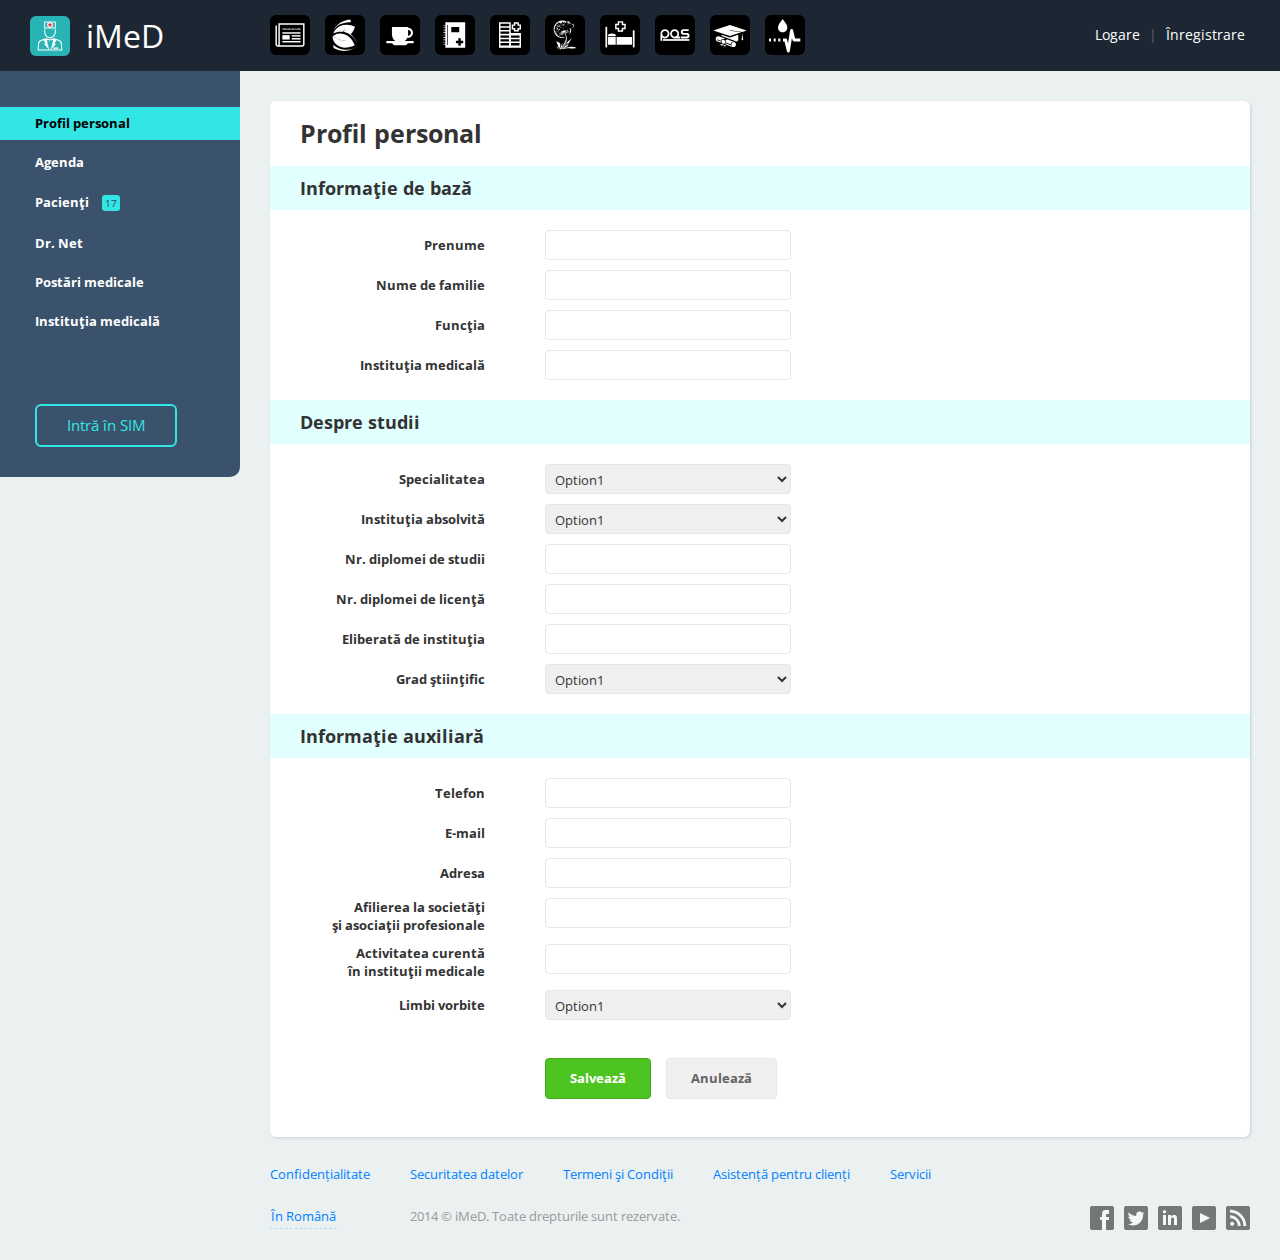
<file: imed.html>
<!DOCTYPE html>
<html lang="en">
<head>
		<meta charset="utf-8">
		<meta http-equiv="X-UA-Compatible" content="IE=edge">
		<meta name="viewport" content="width=device-width, initial-scale=1">
		<title>Profil personal - iMeD</title>
		<!-- Bootstrap -->
		<link href="css/bootstrap.css" rel="stylesheet">
		<link href="css/style.css" rel="stylesheet">

		<!-- HTML5 Shim and Respond.js IE8 support of HTML5 elements and media queries -->
		<!-- WARNING: Respond.js doesn't work if you view the page via file:// -->
		<!--[if lt IE 9]>
		<script src="https://oss.maxcdn.com/libs/html5shiv/3.7.0/html5shiv.js"></script>
		<script src="https://oss.maxcdn.com/libs/respond.js/1.4.2/respond.min.js"></script>
		<![endif]-->
</head>
<body>
<div class="wrapper">
<!-- Header -->
<nav class="navbar navbar-default top" role="navigation">
		<div class="container-fluid">
				<div class="row-fluid">
						<div class="col-lg-3 col-md-4 col-sm-16 col-xs-16">
						<div class="navbar-header">
								
								<a class="logo" href="index.html">
									<span class="brand"></span>
									<span>iMeD</span>
								</a>
						</div>
						</div>
						<div class="col-lg-13 col-md-12 col-sm-16 col-xs-16">
								<button type="button" class="sidebar-btn navbar-toggle pull-left" data-toggle="offcanvas" data-target="#sidebar">
									<span class="sr-only">Deschide bara laterală</span>
									<span class="fa fa-bars"></span> 
								</button>
								<button type="button" class="icons navbar-toggle pull-left" data-toggle="collapse" data-target="#top-nav">
									<span class="sr-only">Vezi toate modulele</span>
									<span class="fa fa-ellipsis-v"></span>
								</button>
								<div class="login pull-right">
									<a href="#">Logare</a> <span>|</span> <a href="#">Înregistrare</a>
								</div>
								<div class="collapse navbar-collapse" id="top-nav">
									<ul class="nav navbar-nav top-navbar">
											<li class="info" data-toggle="tooltip" data-placement="bottom" title="Sănătate Info"><a href="http://e-sanatate.md/News/Home">Sănătate Info</a></li>
											<li class="tv" data-toggle="tooltip" data-placement="bottom" title="Sănătate TV"><a href="http://e-sanatate.md/TV/Home">Sănătate TV</a></li>
											<li class="sanoclub" data-toggle="tooltip" data-placement="bottom" title="SanoClub"><a href="http://e-sanatate.md/SanoClub">SanoClub</a></li>
											<li class="isan" data-toggle="tooltip" data-placement="bottom" title="iSaN"><a href="http://e-sanatate.md/iSaN/Home">iSaN</a></li>
											<!-- <li class="imed" data-toggle="tooltip" data-placement="bottom" title="iMeD"><a href="#">iMeD</a></li> -->
											<li class="imec" data-toggle="tooltip" data-placement="bottom" title="iMeC"><a href="http://e-sanatate.md/iMeC/Home">iMeC</a></li>
											<li class="tuberculoza" data-toggle="tooltip" data-placement="bottom" title="Tuberculoza Info"><a href="http://tuberculoza.info/">Tuberculoza Info</a></li>
											<li class="spitale" data-toggle="tooltip" data-placement="bottom" title="Spitale.MD"><a href="http://e-sanatate.md/Spitale/Home">Spitale.MD</a></li>
											<li class="pas" data-toggle="tooltip" data-placement="bottom" title="Centrul PAS"><a href="http://pas.md/">Centrul PAS</a></li>
											<li class="scoala" data-toggle="tooltip" data-placement="bottom" title="Școala E-Sănătate"><a href="#">Școala E-Sănătate</a></li>
											<li class="donez" data-toggle="tooltip" data-placement="bottom" title="Donez Sânge"><a href="#">Donez Sânge</a></li>
									</ul>
									
							</div>
							
						</div>
				</div>
		</div>
</nav>

<!-- Main Container -->    
<div class="container-fluid wrapper-main-container">
		<div class="row-offcanvas row-offcanvas-left">
				<div class="col-lg-3 col-md-4 col-sm-4 col-xs-10 left-sidebar sidebar-offcanvas" id="sidebar" role="navigation">
						<nav class="left-navigation">
								<ul>
										<li class="active"><a href="#" class="collapse-btn">Profil personal</a></li>
										<li><a href="#" class="collapse-btn">Agenda</a></li>
										<li><a href="#" class="collapse-btn">Pacienţi <small>17</small></a></li>
										<li><a href="#" class="collapse-btn">Dr. Net</a></li>
										<li><a href="#" class="collapse-btn">Postări medicale</a></li>
										<li><a href="#" class="collapse-btn">Instituţia medicală</a></li>
								</ul>
								<a href="#" class="back">Intră în SIM</a>
						</nav>
				</div>
				<div class="col-lg-13 col-md-12 col-sm-16 col-xs-16 wrapper-container">
						<div class="main-container">
								<h1 class="title">Profil personal</h1>
								<h2>Informaţie de bază</h2>
								<form>
										<div class="container-fluid">
												<div class="row">
														<div class="col-lg-4"><label for="name">Prenume</label></div>
														<div class="col-lg-5"><input id="name" type="text" name="" value=""></div>
												</div>

												<div class="row">
														<div class="col-lg-4"><label for="lastname">Nume de familie</label></div>
														<div class="col-lg-5"><input id="lastname" type="text" name="" value=""></div>
												</div>

												<div class="row">
														<div class="col-lg-4"><label for="function">Funcţia</label></div>
														<div class="col-lg-5"><input id="function" type="text" name="" value=""></div>
												</div>

												<div class="row">
														<div class="col-lg-4"><label for="inst-medicala">Instituţia medicală</label></div>
														<div class="col-lg-5"><input id="inst-medicala" type="text" name="" value=""></div>
												</div>
										</div>
										<h2>Despre studii</h2>
										<div class="container-fluid">
												<div class="row">
														<div class="col-lg-4"><label>Specialitatea</label></div>
														<div class="col-lg-5">
																<select name="" id="">
																	<option value="">Option1</option>
																	<option value="">Option2</option>
																	<option value="">Option3</option>
																</select>
														</div>
												</div>

												<div class="row">
														<div class="col-lg-4"><label>Instituţia absolvită</label></div>
														<div class="col-lg-5">
																<select name="" id="">
																	<option value="">Option1</option>
																	<option value="">Option2</option>
																	<option value="">Option3</option>
																</select>
														</div>
												</div>

												<div class="row">
														<div class="col-lg-4"><label for="nr-diplomei-studii">Nr. diplomei de studii</label></div>
														<div class="col-lg-5"><input id="nr-diplomei-studii" type="text" name="" value=""></div>
												</div>

												<div class="row">
														<div class="col-lg-4"><label for="nr-diplomei-licenta">Nr. diplomei de licenţă</label></div>
														<div class="col-lg-5"><input id="nr-diplomei-licenta" type="text" name="" value=""></div>
												</div>

												<div class="row">
														<div class="col-lg-4"><label for="eliberata-inst">Eliberată de instituţia</label></div>
														<div class="col-lg-5"><input id="eliberata-inst" type="text" name="" value=""></div>
												</div>

												<div class="row">
														<div class="col-lg-4"><label>Grad ştiinţific</label></div>
														<div class="col-lg-5">
																<select name="" id="">
																	<option value="">Option1</option>
																	<option value="">Option2</option>
																	<option value="">Option3</option>
																</select>
														</div>
												</div>
										</div>
										<h2>Informaţie auxiliară</h2>
										<div class="container-fluid">
												<div class="row">
														<div class="col-lg-4"><label for="phone">Telefon</label></div>
														<div class="col-lg-5"><input id="phone" type="text" name="" value=""></div>
												</div>

												<div class="row">
														<div class="col-lg-4"><label for="email">E-mail</label></div>
														<div class="col-lg-5"><input id="email" type="text" name="" value=""></div>
												</div>

												<div class="row">
														<div class="col-lg-4"><label for="address">Adresa</label></div>
														<div class="col-lg-5"><input id="address" type="text" name="" value=""></div>
												</div>

												<div class="row">
														<div class="col-lg-4"><label for="afiliere" class="lh">Afilierea la societăţi<br>şi asociaţii profesionale</label></div>
														<div class="col-lg-5"><input id="afiliere" type="text" name="" value=""></div>
												</div>

												<div class="row">
														<div class="col-lg-4"><label for="activitatea" class="lh">Activitatea curentă<br>în instituţii medicale</label></div>
														<div class="col-lg-5"><input id="activitatea" type="text" name="" value=""></div>
												</div>

												<div class="row">
														<div class="col-lg-4"><label>Limbi vorbite</label></div>
														<div class="col-lg-5">
																<select name="" id="">
																	<option value="">Option1</option>
																	<option value="">Option2</option>
																	<option value="">Option3</option>
																</select>
														</div>
												</div>
												<br><br>
												<div class="row">
													<div class="col-lg-4"></div>
													<div class="col-lg-6">
														<input type="submit" value="Salvează">
														<input type="reset" value="Anulează">
													</div>
												</div>
												<br><br>
										</div>
								</form>
						</div>

						<!-- Footer -->

						<footer class="footer">
								<div class="container-fluid">
									<div class="row">
										<nav class="footer-nav">
											<ul>
												<li><a href="https://e-sanatate.md/iMeD/Home/Privacy">Confidențialitate</a></li>
												<li><a href="https://e-sanatate.md/iMeD/Home/Security">Securitatea datelor</a></li>
												<li><a href="https://e-sanatate.md/iMeD/Home/Terms">Termeni şi Condiţii</a></li>
												<li><a href="https://e-sanatate.md/iMeD/Home/Assistance">Asistență pentru clienți</a></li>
												<li><a href="https://e-sanatate.md/iMeD/Home/Services">Servicii</a></li>
											</ul>
										</nav>
										<div class="clear"></div>
									</div>
									<div class="row copyright">
										<div class="btn-group dropup">
											<button class="btn  dropdown-toggle" data-toggle="dropdown">În Română</button>
											<ul class="dropdown-menu" role="menu">
											 	<li><a href="#">На русском</a></li>
											</ul>
										</div>
										<p>2014 © iMeD. Toate drepturile sunt rezervate.</p>
										
										<ul class="socials">
											<li class="facebook"><a href="https://www.facebook.com/e.sanatatea.ta" target="_blank"></a></li>
											<li class="twitter"><a href="https://twitter.com/E_Sanatatea_TA" target="_blank"></a></li>
											<li class="linkedin"><a href="http://www.linkedin.com/profile/view?id=254762663&trk=tab_pro" target="_blank"></a></li>
											<li class="youtube"><a href="http://www.youtube.com/channel/UCuVNhiubNuy1M8yQmQmVOUQ" target="_blank"></a></li>
											<li class="rss"><a href="https://e-sanatate.md/News/Home/RSS" target="_blank"></a></li>
										</ul>
										
									</div>
								</div>
						</footer>
				</div>
		</div>
</div>
</div>
<script src="js/jquery.min.js"></script>
<script src="js/bootstrap.js"></script>
<script src="js/bootstrap-tooltip.js"></script>
<script src="js/main.js"></script>
<script src="js/modernizr.js"></script>
</body>
</html>
</file>
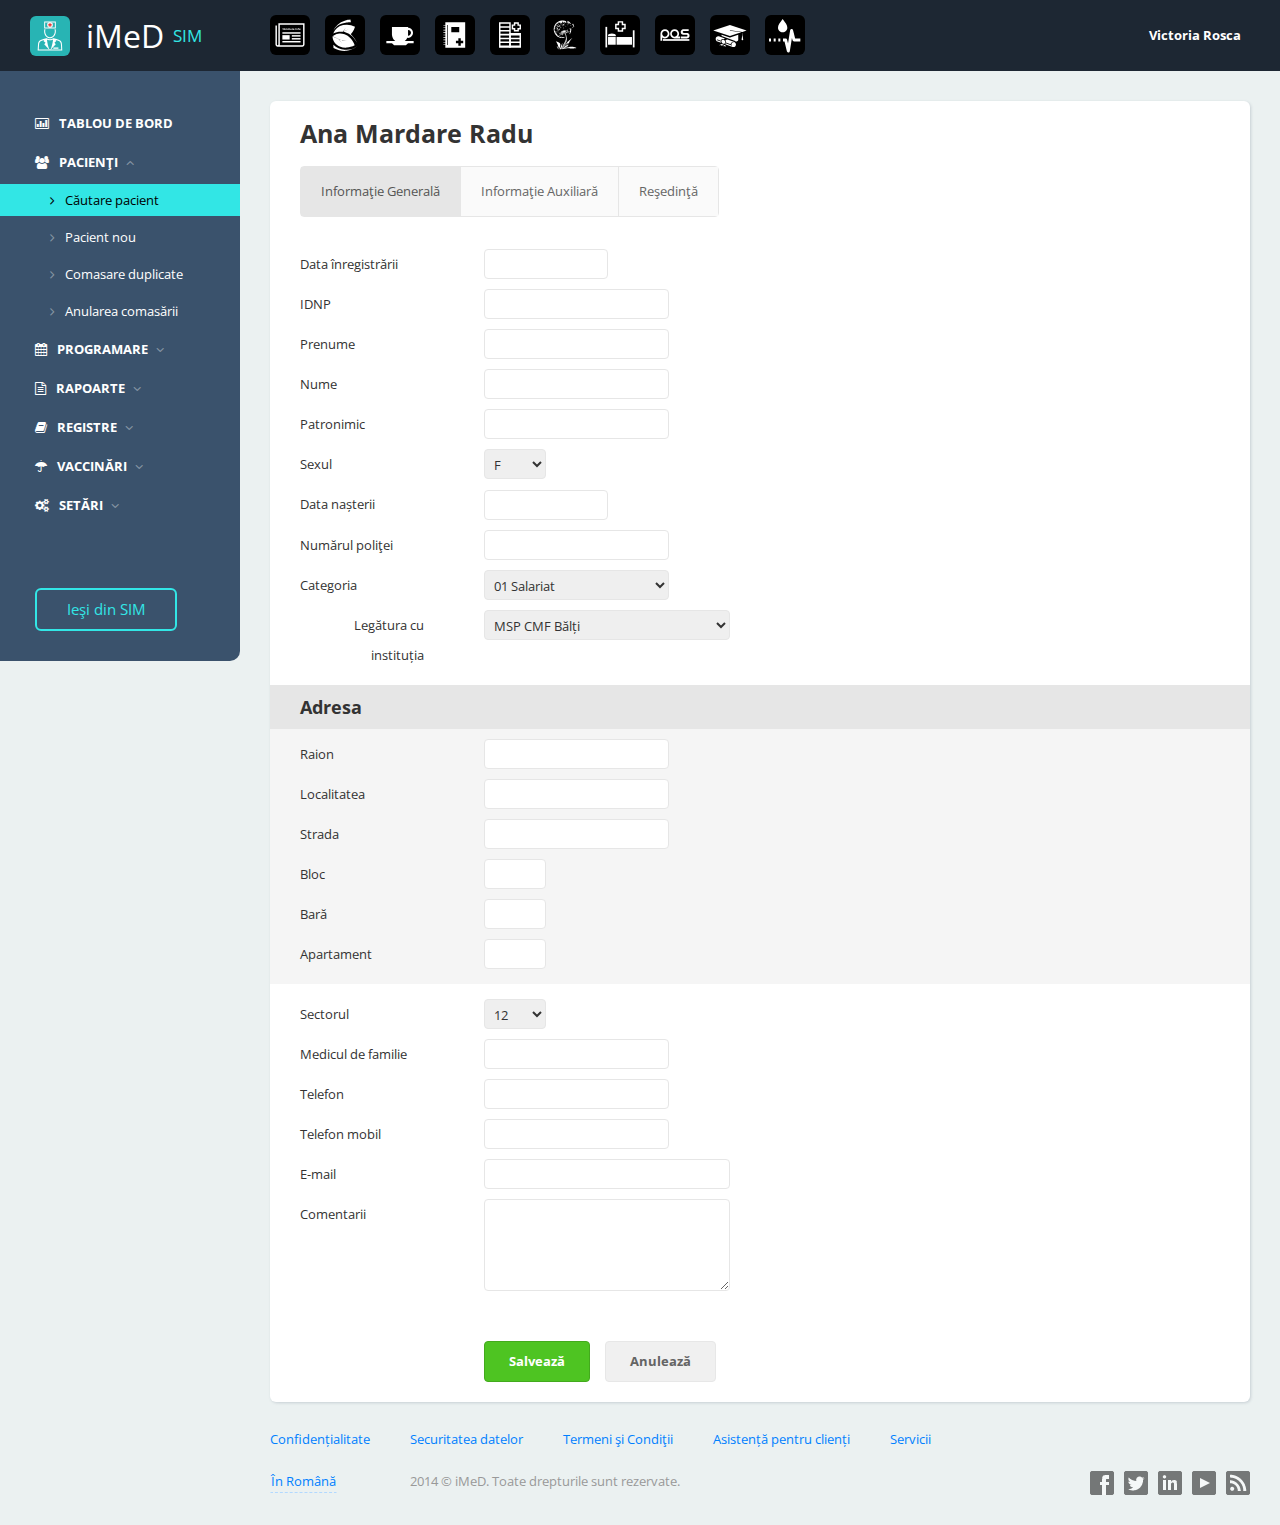
<file: newpacient.html>
<!DOCTYPE html>
<html lang="en">
<head>
		<meta charset="utf-8">
		<meta http-equiv="X-UA-Compatible" content="IE=edge">
		<meta name="viewport" content="width=device-width, initial-scale=1">
		<title>Căutare pacient - Sistem Informaţional Medical / iMeD</title>
		<link rel="shortcut icon" href="img/favicon.ico">
		<link href="css/bootstrap.css" rel="stylesheet">
		<link href="css/style.css" rel="stylesheet">

		<!-- HTML5 Shim and Respond.js IE8 support of HTML5 elements and media queries -->
		<!-- WARNING: Respond.js doesn't work if you view the page via file:// -->
		<!--[if lt IE 9]>
		<script src="https://oss.maxcdn.com/libs/html5shiv/3.7.0/html5shiv.js"></script>
		<script src="https://oss.maxcdn.com/libs/respond.js/1.4.2/respond.min.js"></script>
		<![endif]-->
</head>
<body>
<div class="wrapper">
<!-- Header -->
<nav class="navbar navbar-default top" role="navigation">
		<div class="container-fluid">
				<div class="row-fluid">
						<div class="col-lg-3 col-md-4 col-sm-16 col-xs-16">
						<div class="navbar-header">
								
								<a class="logo" href="index.html">
									<span class="brand"></span>
									<span>iMeD</span>
									<small>SIM</small> 
								</a>
						</div>
						</div>
						<div class="col-lg-13 col-md-12 col-sm-16 col-xs-16">
								<button type="button" class="sidebar-btn navbar-toggle pull-left" data-toggle="offcanvas" data-target="#sidebar">
									<span class="sr-only">Deschide bara laterală</span>
									<span class="fa fa-bars"></span> 
								</button>
								<button type="button" class="icons navbar-toggle pull-left" data-toggle="collapse" data-target="#top-nav">
									<span class="sr-only">Vezi toate modulele</span>
									<span class="fa fa-ellipsis-v"></span>
								</button>
						
								<div class="profile-btn btn-group pull-right">
									<button type="button" class="btn dropdown-toggle" data-toggle="dropdown">
										Victoria Rosca
									</button>
									<ul class="dropdown-menu" role="menu">
										<li><a href="#"><i class="fa fa-user"></i>Preferinţele mele</a></li>
										<li><a href="#"><i class="fa fa-cog"></i>Setări profil</a></li>
										<li><a href="#"><i class="fa fa-sign-out"></i>Ieşire</a></li>
									</ul>
								</div>
								<div class="collapse navbar-collapse" id="top-nav">
									<ul class="nav navbar-nav top-navbar">
											<li class="info" data-toggle="tooltip" data-placement="bottom" title="Sănătate Info"><a href="http://e-sanatate.md/News/Home">Sănătate Info</a></li>
											<li class="tv" data-toggle="tooltip" data-placement="bottom" title="Sănătate TV"><a href="http://e-sanatate.md/TV/Home">Sănătate TV</a></li>
											<li class="sanoclub" data-toggle="tooltip" data-placement="bottom" title="SanoClub"><a href="http://e-sanatate.md/SanoClub">SanoClub</a></li>
											<li class="isan" data-toggle="tooltip" data-placement="bottom" title="iSaN"><a href="http://e-sanatate.md/iSaN/Home">iSaN</a></li>
											<!-- <li class="imed" data-toggle="tooltip" data-placement="bottom" title="iMeD"><a href="#">iMeD</a></li> -->
											<li class="imec" data-toggle="tooltip" data-placement="bottom" title="iMeC"><a href="http://e-sanatate.md/iMeC/Home">iMeC</a></li>
											<li class="tuberculoza" data-toggle="tooltip" data-placement="bottom" title="Tuberculoza Info"><a href="http://tuberculoza.info/">Tuberculoza Info</a></li>
											<li class="spitale" data-toggle="tooltip" data-placement="bottom" title="Spitale.MD"><a href="http://e-sanatate.md/Spitale/Home">Spitale.MD</a></li>
											<li class="pas" data-toggle="tooltip" data-placement="bottom" title="Centrul PAS"><a href="http://pas.md/">Centrul PAS</a></li>
											<li class="scoala" data-toggle="tooltip" data-placement="bottom" title="Școala E-Sănătate"><a href="#">Școala E-Sănătate</a></li>
											<li class="donez" data-toggle="tooltip" data-placement="bottom" title="Donez Sânge"><a href="#">Donez Sânge</a></li>
									</ul>
									
							</div>
							
						</div>
				</div>
		</div>
</nav>

<!-- Main Container -->
<div class="container-fluid wrapper-main-container">
		<div class="row-offcanvas row-offcanvas-left">
				<div class="col-lg-3 col-md-4 col-sm-4 col-xs-10 left-sidebar sidebar-offcanvas" id="sidebar" role="navigation">
						<nav class="left-navigation accordion-navigation">
								<ul>
										<li><a href="board.html" class="collapse-btn"><span class="fa fa-bar-chart-o"></span>TABLOU DE BORD</a></li>
										<li class="active-dropdown"><a href="javascript:void(0)" class="collapse-btn"><span class="fa fa-users"></span>PACIENŢI <i class="fa fa-angle-down"></i></a>
											<ul class="collapse in">
						                        <li class="active"><a href="index.html"><i class="fa fa-angle-right"></i>Căutare pacient</a></li>
						                        <li><a href="newpacient.html"><i class="fa fa-angle-right"></i>Pacient nou</a></li>
						                        <li><a href="#"><i class="fa fa-angle-right"></i>Comasare duplicate</a></li>
						                        <li><a href="#"><i class="fa fa-angle-right"></i>Anularea comasării</a></li>
					                    	</ul>
										</li>
										<li><a href="javascript:void(0)" class="collapse-btn"><span class="fa fa-calendar"></span>PROGRAMARE <i class="fa fa-angle-down"></i></a>
											<ul class="collapse">
												<li><a href="#"><i class="fa fa-angle-right"></i>Programarea mea</a></li>
												<li><a href="#"><i class="fa fa-angle-right"></i>Caută programarea</a></li>
											</ul>
										</li>
										<li><a href="javascript:void(0)" class="collapse-btn"><span class="fa fa-file-text-o"></span>RAPOARTE <i class="fa fa-angle-down"></i></a>
											<ul class="collapse">
												<li><a href="#"><i class="fa fa-angle-right"></i>Registrul vizitelor</a></li>
												<li><a href="#"><i class="fa fa-angle-right"></i>Registrul Tichete Stitistice</a></li>
												<li><a href="#"><i class="fa fa-angle-right"></i>Sectorul meu</a></li>
												<li><a href="#"><i class="fa fa-angle-right"></i>Registrul monitorizare</a></li>
												<li><a href="#"><i class="fa fa-angle-right"></i>Modificare registre</a></li>
												<li><a href="#"><i class="fa fa-angle-right"></i>Registrul trimiterilor</a></li>
												<li><a href="#"><i class="fa fa-angle-right"></i>Registrul gravidelor</a></li>
											</ul>
										</li>
										<li><a href="javascript:void(0)" class="collapse-btn"><span class="fa fa-book"></span>REGISTRE <i class="fa fa-angle-down"></i></a>
											<ul class="collapse">
												<li><a href="#"><i class="fa fa-angle-right"></i>Rapoarte zilnice</a></li>
												<li><a href="#"><i class="fa fa-angle-right"></i>Rapoarte lunare ale medicului</a></li>
											</ul>
										</li>
										<li><a href="javascript:void(0)" class="collapse-btn"><span class="fa fa-umbrella"></span>VACCINĂRI <i class="fa fa-angle-down"></i></a>
											<ul class="collapse">
												<li><a href="#"><i class="fa fa-angle-right"></i>Registrul vaccinărilor</a></li>
												<li><a href="#"><i class="fa fa-angle-right"></i>Planuri</a></li>
												<li><a href="#"><i class="fa fa-angle-right"></i>Registrul planuri vaccinări</a></li>
												<li><a href="#"><i class="fa fa-angle-right"></i>Raport</a></li>
											</ul>
										</li>
										<li><a href="javascript:void(0)" class="collapse-btn"><span class="fa fa-cogs"></span>SETĂRI <i class="fa fa-angle-down"></i></a>
											<ul class="collapse">
												<li><a href="#"><i class="fa fa-angle-right"></i>Lista scurtă a diagnozelor</a></li>
											</ul>
										</li>
								</ul>
								<a href="#" class="back">Ieşi din SIM</a>
						</nav>
				</div>
				<div class="col-lg-13 col-md-12 col-sm-16 col-xs-16 wrapper-container">
						<div class="main-container">
							<h1>Ana Mardare Radu</h1>
							<div class="container-fluid">
							<div class="row">
								<div class="col-lg-16">
									<!-- Nav tabs -->
									<ul class="nav nav-tabs" role="tablist">
										<li class="active"><a href="#general-information" role="tab" data-toggle="tab">Informaţie Generală</a></li>
										<li><a href="#secondary-information" role="tab" data-toggle="tab">Informaţie Auxiliară</a></li>
										<li><a href="#residence" role="tab" data-toggle="tab">Reşedinţă</a></li>
									</ul>

									<!-- Tab panes -->
									<div class="tab-content">
										<div class="tab-pane active" id="general-information">
											<form action="" class="new-pacient">
												<div class="row">
													<div class="col-lg-3">
														<label for="register-date">Data înregistrării</label>
													</div>
													<div class="col-lg-3">
														<input type="text" id="register-date">
													</div>
												</div>

												<div class="row">
													<div class="col-lg-3">
														<label for="idnp">IDNP</label>
													</div>
													<div class="col-lg-4">
														<input type="text" id="idnp">
													</div>
												</div>

												<div class="row">
													<div class="col-lg-3">
														<label for="lastname">Prenume</label>
													</div>
													<div class="col-lg-4">
														<input type="text" id="lastname">
													</div>
												</div>

												<div class="row">
													<div class="col-lg-3">
														<label for="name">Nume</label>
													</div>
													<div class="col-lg-4">
														<input type="text" id="name">
													</div>
												</div>

												<div class="row">
													<div class="col-lg-3">
														<label for="patronimic">Patronimic</label>
													</div>
													<div class="col-lg-4">
														<input type="text" id="patronimic">
													</div>
												</div>

												<div class="row">
													<div class="col-lg-3">
														<label for="patronimic">Sexul</label>
													</div>
													<div class="col-lg-2">
														<select name="" id="">
															<option value="f">F</option>
															<option value="m">M</option>
														</select>
													</div>
												</div>

												<div class="row">
													<div class="col-lg-3">
														<label for="birthdaydate">Data nașterii</label>
													</div>
													<div class="col-lg-3">
														<input type="text" id="birthdaydate" class="datepicker">
													</div>
												</div>

												<div class="row">
													<div class="col-lg-3">
														<label for="nrpolita">Numărul poliţei</label>
													</div>
													<div class="col-lg-4">
														<input type="text" id="nrpolita">
													</div>
												</div>

												<div class="row">
													<div class="col-lg-3">
														<label for="category">Categoria</label>
													</div>
													<div class="col-lg-4">
														<select name="" id="">
															<option value="f">01 Salariat</option>
															<option value="m">02 Salariat</option>
														</select>
													</div>
												</div>

												<div class="row">
													<div class="col-lg-3">
														<label for="category">Legătura cu instituția</label>
													</div>
													<div class="col-lg-5">
														<select name="" id="">
															<option value="f">MSP CMF Bălți</option>
														</select>
													</div>
												</div>

												<div class="row adress">
													<h2>Adresa</h2>
													<div class="container-fluid">
														<div class="row">
															<div class="col-lg-3">
																<label for="raion">Raion</label>
															</div>
															<div class="col-lg-4">
																<input type="text" id="raion">
															</div>
														</div>

														<div class="row">
															<div class="col-lg-3">
																<label for="location">Localitatea</label>
															</div>
															<div class="col-lg-4">
																<input type="text" id="location">
															</div>
														</div>

														<div class="row">
															<div class="col-lg-3">
																<label for="street">Strada</label>
															</div>
															<div class="col-lg-4">
																<input type="text" id="street">
															</div>
														</div>

														<div class="row">
															<div class="col-lg-3">
																<label for="bloc">Bloc</label>
															</div>
															<div class="col-lg-2">
																<input type="text" id="bloc">
															</div>
														</div>

														<div class="row">
															<div class="col-lg-3">
																<label for="bara">Bară</label>
															</div>
															<div class="col-lg-2">
																<input type="text" id="bara">
															</div>
														</div>

														<div class="row">
															<div class="col-lg-3">
																<label for="apartament">Apartament</label>
															</div>
															<div class="col-lg-2">
																<input type="text" id="apartament">
															</div>
														</div>
													</div>
												</div>

												<div class="row">
													<div class="col-lg-3">
														<label for="sectorul">Sectorul</label>
													</div>
													<div class="col-lg-2">
														<select name="" id="">
															<option value="12">12</option>
															<option value="13">13</option>
														</select>
													</div>
												</div>

												<div class="row">
													<div class="col-lg-3">
														<label for="medic-de-familie">Medicul de familie</label>
													</div>
													<div class="col-lg-4">
														<input type="text" id="medic-de-familie">
													</div>
												</div>
												
												<div class="row">
													<div class="col-lg-3">
														<label for="phone">Telefon</label>
													</div>
													<div class="col-lg-4">
														<input type="text" id="phone">
													</div>
												</div>

												<div class="row">
													<div class="col-lg-3">
														<label for="mobile">Telefon mobil</label>
													</div>
													<div class="col-lg-4">
														<input type="text" id="mobile">
													</div>
												</div>

												<div class="row">
													<div class="col-lg-3">
														<label for="email">E-mail</label>
													</div>
													<div class="col-lg-5">
														<input type="text" id="email">
													</div>
												</div>

												<div class="row">
													<div class="col-lg-3">
														<label for="comments">Comentarii</label>
													</div>
													<div class="col-lg-5">
														<textarea name="" id="comments" rows="5"></textarea>
													</div>
												</div>
												<br><br>
												<div class="row">
													<div class="col-lg-3"></div>
													<div class="col-lg-6">
														<input type="submit" value="Salvează">
														<input type="reset" value="Anulează">
													</div>
												</div>
											</form>
										</div>
										<div class="tab-pane" id="secondary-information">
											<form action="" class="new-pacient">
												<div class="row">
													<div class="col-lg-3">
														<label for="register-date">Cetăţenia</label>
													</div>
													<div class="col-lg-4">
														<select name="" id="">
															<option value="RM">Republica Moldova</option>
														</select>
													</div>
												</div>
												
												<div class="row">
													<div class="col-lg-3">
														<label for="register-date">Starea familiară</label>
													</div>
													<div class="col-lg-4">
														<select name="" id="">
															<option value="RM">Căsătorit</option>
														</select>
													</div>
												</div>

												<div class="row">
													<div class="col-lg-3">
														<label for="childrens">Copii</label>
													</div>
													<div class="col-lg-2">
														<input type="text" id="childrens">
													</div>
												</div>

												<div class="row">
													<div class="col-lg-3">
														<label for="pensionar">Pensionar</label>
													</div>
													<div class="col-lg-2">
														<input type="text" id="pensionar">
													</div>
												</div>

												<div class="row">
													<div class="col-lg-3">
														<label for="pensionar">Grupa sangvinică</label>
													</div>
													<div class="col-lg-2">
														<select name="" id="">
															<option value="3+">III +</option>
														</select>
													</div>
												</div>

												<div class="row">
													<div class="col-lg-3">
														<label for="pensionar">Statutul social</label>
													</div>
													<div class="col-lg-4">
														<select name="" id="">
															<option value="">Statutul</option>
														</select>
													</div>
												</div>

												<div class="row">
													<div class="col-lg-3">
														<label for="pensionar">Frec grădiniţa?</label>
													</div>
													<div class="col-lg-4">
														<input type="checkbox">
													</div>
												</div>

												<div class="row">
													<div class="col-lg-3">
														<label for="pensionar">Frecventează şcoala?</label>
													</div>
													<div class="col-lg-4">
														<input type="checkbox">
													</div>
												</div>

												<div class="row">
													<div class="col-lg-3">
														<label for="pensionar">Ocupaţie</label>
													</div>
													<div class="col-lg-5">
														<select name="" id="">
															<option value="">Școala internat</option>
														</select>
													</div>
												</div>

												<div class="row">
													<div class="col-lg-3">
														<label for="organization">Organizația</label>
													</div>
													<div class="col-lg-5">
														<textarea name="" id="organization" rows="2"></textarea>
													</div>
												</div>

												<div class="row">
													<div class="col-lg-3">
														<label for="function">Funcția</label>
													</div>
													<div class="col-lg-5">
														<textarea name="" id="function" rows="2"></textarea>
													</div>
												</div>

												<div class="row">
													<div class="col-lg-3">
														<label for="function">Liber1</label>
													</div>
													<div class="col-lg-5">
														<select name="" id="">
															<option value="">1</option>
														</select>
													</div>
												</div>

												<div class="row">
													<div class="col-lg-3">
														<label for="function">Liber2</label>
													</div>
													<div class="col-lg-5">
														<select name="" id="">
															<option value="">2</option>
														</select>
													</div>
												</div>

												<br><br>
												<div class="row">
													<div class="col-lg-3"></div>
													<div class="col-lg-6">
														<input type="submit" value="Salvează">
														<input type="reset" value="Anulează">
													</div>
												</div>
												
											</form>
										</div>
										<div class="tab-pane" id="residence">
											<h2>Adresa</h2>
											<form action="" class="new-pacient">
												<div class="row">
													<div class="col-lg-3">
														<label for="raion2">Raion</label>
													</div>
													<div class="col-lg-4">
														<input type="text" id="raion2">
													</div>
												</div>

												<div class="row">
													<div class="col-lg-3">
														<label for="location2">Localitatea</label>
													</div>
													<div class="col-lg-4">
														<input type="text" id="location2">
													</div>
												</div>

												<div class="row">
													<div class="col-lg-3">
														<label for="street2">Strada</label>
													</div>
													<div class="col-lg-4">
														<input type="text" id="street2">
													</div>
												</div>

												<div class="row">
													<div class="col-lg-3">
														<label for="bloc2">Bloc</label>
													</div>
													<div class="col-lg-2">
														<input type="text" id="bloc2">
													</div>
												</div>

												<div class="row">
													<div class="col-lg-3">
														<label for="bara2">Bară</label>
													</div>
													<div class="col-lg-2">
														<input type="text" id="bara2">
													</div>
												</div>

												<div class="row">
													<div class="col-lg-3">
														<label for="apartament2">Apatament</label>
													</div>
													<div class="col-lg-2">
														<input type="text" id="apartament2">
													</div>
												</div>

												<br><br>
												<div class="row">
													<div class="col-lg-3"></div>
													<div class="col-lg-6">
														<input type="submit" value="Salvează">
														<input type="reset" value="Anulează">
													</div>
												</div>
											</form>
										</div>
									</div>
								</div>
							</div>
							</div>
						</div>

						<!-- Footer -->

						<footer class="footer">
								<div class="container-fluid">
									<div class="row">
										<nav class="footer-nav">
											<ul>
												<li><a href="https://e-sanatate.md/iMeD/Home/Privacy">Confidențialitate</a></li>
												<li><a href="https://e-sanatate.md/iMeD/Home/Security">Securitatea datelor</a></li>
												<li><a href="https://e-sanatate.md/iMeD/Home/Terms">Termeni şi Condiţii</a></li>
												<li><a href="https://e-sanatate.md/iMeD/Home/Assistance">Asistență pentru clienți</a></li>
												<li><a href="https://e-sanatate.md/iMeD/Home/Services">Servicii</a></li>
											</ul>
										</nav>
										<div class="clear"></div>
									</div>
									<div class="row copyright">
										<div class="btn-group dropup">      
											<button class="btn  dropdown-toggle" data-toggle="dropdown">În Română</button>
											<ul class="dropdown-menu" role="menu">
											 	<li><a href="#">На русском</a></li>
											</ul>
										</div>
										<p>2014 © iMeD. Toate drepturile sunt rezervate.</p>
										
										<ul class="socials">
											<li class="facebook"><a href="https://www.facebook.com/e.sanatatea.ta" target="_blank"></a></li>
											<li class="twitter"><a href="https://twitter.com/E_Sanatatea_TA" target="_blank"></a></li>
											<li class="linkedin"><a href="http://www.linkedin.com/profile/view?id=254762663&trk=tab_pro" target="_blank"></a></li>
											<li class="youtube"><a href="http://www.youtube.com/channel/UCuVNhiubNuy1M8yQmQmVOUQ" target="_blank"></a></li>
											<li class="rss"><a href="https://e-sanatate.md/News/Home/RSS" target="_blank"></a></li>
										</ul>
										
									</div>
								</div>
						</footer>
				</div>
		</div>
</div>

</div>

<script src="js/jquery.min.js"></script>
<script src="js/bootstrap.js"></script>
<script src="js/bootstrap-tooltip.js"></script>
<script src="js/bootstrap-datepicker.js"></script>
<script src="js/main.js"></script>
<script src="js/modernizr.js"></script>
</body>
</html>
</file>
<file: css/style.css>
@import "reset.css";
@import url(http://fonts.googleapis.com/css?family=Open+Sans:400,700&subset=cyrillic-ext,latin-ext);
@import "font-awesome.css";
@import "datepicker.css";

/**
 * Default styles
 */

.clearfix:before,
.clearfix:after {
	content: " ";
	display: table;
}
.clearfix:after {
	clear: both;
}
.clearfix {
	*zoom: 1;
}
*:focus {
	outline: 0 !important;
}
.hide-sidebar{
	display: none;
}
.wrapper{
	overflow: hidden;
}
.wrapper-main-container{
	padding: 0;
}
body{
	background-color:#ebf1f1;
	font-family: "Open Sans", Arial, sans-serif;
	font-size: 14px;
}
.clear{
	clear: both;
}
h2{
	background-color:#e1ffff;
	font-size: 18px;
	font-weight: 700;
	padding: 13px 0 13px 30px;
	margin: 20px 0;
}
h1{
	padding: 20px 0 20px 30px;
	font-size: 25px;
	font-weight: 700;
}
h1.title{
	padding: 20px 0 0 30px;
}
h3{
	font-size: 18px;
	font-weight: 700;
	padding: 20px 0 20px 30px;
}
label{
	float: right;
	text-align: right;
	font-size: 13px;
	font-weight: 700;
	line-height: 30px;
	cursor: pointer;
}
input[type="text"]{
	width: 100%;
	height: 30px;
	border:1px solid #e6e6e6;
	padding: 5px;
	border-radius: 4px;
	font-size: 13px;
}
textarea{
	width: 100%;
	border:1px solid #e6e6e6;
	padding: 5px;
	border-radius: 4px;
	font-size: 13px;
	line-height: 16px;
}
input[type="text"]:focus, select:focus, textarea:focus{
	border-color: rgba(82, 168, 236, 0.8);
	box-shadow: 0 0 3px rgba(82, 168, 236, 0.6);
}
select{
	width: 100%;
	height: 30px;
	border:1px solid #e6e6e6;
	padding: 5px;
	border-radius: 4px;
	font-size: 13px
}
input[type="submit"]{
	font-size: 13px;
	font-weight: 700;
	color:#fff;
	background-color: #4ec422;
	padding: 13px 24px;
	border: 1px solid #43aa1d;
	border-radius: 4px;
	margin-right: 11px;
}
input[type="submit"]:hover{
	background-color: #57de26;
	border:1px solid #43ab1d;
}
input[type="reset"]{
	font-size: 13px;
	font-weight: 700;
	color:#646464;
	background-color: #f0f0f0;
	padding: 13px 24px;
	border: 1px solid #e7e7e7;
	border-radius: 4px;
}
input[type="reset"]:hover{
	background-color: #fafafa;
}
.lh{
	line-height: normal;
}
.left{
	float: left;
}
.right{
	float: right;
}
a, input[type="submit"], input[type="reset"],button{
	-webkit-transition: all .2s;
	-o-transition: all .2s;
	transition: all .2s;
}
input[type="submit"]:active, input[type="reset"]:active,button:active{
	-moz-box-shadow:    inset 0 2px 1px 0 rgba(0,0,0,.2);
	-webkit-box-shadow: inset 0 2px 1px 0 rgba(0,0,0,.2);
	box-shadow:         inset 0 2px 1px 0 rgba(0,0,0,.2);
}

/**
 * Header and Top Navigation
 */

nav.top .container-fluid{
	padding: 0;
}
nav.top .col-lg-13{
	padding-left: 0;
}
nav.navbar{
	margin:0;
	min-height: 70px;
	background-color: #1d2733;
	border: none;
	border-radius: 0;
}
nav.navbar .logo{
	display: inline-block;
	line-height: 70px;
	text-decoration: none;
}
html.svg nav.navbar .logo .brand{
	background-image: url("../img/logo-imed.svg");
	vertical-align: middle;
	margin-left: 0;
	display: inline-block;
	width: 40px;
	height: 40px;
	border-radius: 6px;
}
nav.navbar .logo .brand{
	background-image: url("../img/imed-logo.png");
	vertical-align: middle;
	margin-left: 0;
	display: inline-block;
	width: 40px;
	height: 40px;
	border-radius: 6px;
}
nav.navbar .logo span{
	font-size: 32px;
	color:#fff;
	vertical-align: middle;
	margin-left: 12px;
}
nav.navbar .logo small{
	vertical-align: middle;
	color:#32e6e5;
	margin-left: 5px;
	font-size: 17px;
}
.top-navbar li{
	text-indent: -99999px;
	width: 40px;
	height: 40px;
	border-radius: 6px;
	background-color: #000;
	background-image: url("../img/icons-section-sprite.png");
	background-repeat: no-repeat;
	margin-right: 15px;
	-webkit-transition: background-color .5s;
	-o-transition: background-color .5s;
	transition: background-color .5s;
}
.top-navbar li:hover{
	-webkit-box-shadow: 0px 0px 20px 0px rgba(0, 0, 0, 1);
	-moz-box-shadow:    0px 0px 20px 0px rgba(0, 0, 0, 1);
	box-shadow:         0px 0px 20px 0px rgba(0, 0, 0, 1);
}
.top-navbar li a{
	display: block;
	width: 40px;
	height: 40px;
	trans
}
html.svg .top-navbar li.info{
	background-image: url("../img/icon-sanostiri.svg");
	background-position: 0 0;
}
.top-navbar li.info:hover{
	background-color: #ff003c;
}
.top-navbar li.tv{
	background-position: 0 -40px;
}
html.svg .top-navbar li.tv{
	background-image: url("../img/icon-sanatatetv.svg");
	background-position: 0 0;
}
.top-navbar li.tv:hover{
	background-color: #0088dc;
}
.top-navbar li.sanoclub{
	background-position: 0 -80px;
}
html.svg .top-navbar li.sanoclub{
	background-image: url("../img/icon-sanoclub.svg");
	background-position: 0 0;
}
.top-navbar li.sanoclub:hover{
	background-color: #783cc8;
}
.top-navbar li.isan{
	background-position: 0 -120px;
}
html.svg .top-navbar li.isan{
	background-image: url("../img/icon-isan.svg");
	background-position: 0 0;
}
.top-navbar li.isan:hover{
	background-color: #ffaa00;
}
.top-navbar li.imed{
	background-position: 0 -160px;
}
html.svg .top-navbar li.imed{
	background-image: url("../img/icon-imed.svg");
	background-position: 0 0;
}
.top-navbar li.imed:hover{
	background-color: #28b4b4;
}
.top-navbar li.imec{
	background-position: 0 -200px;
}
html.svg .top-navbar li.imec{
	background-image: url("../img/icon-imec.svg");
	background-position: 0 0;
}
.top-navbar li.imec:hover{
	background-color: #008787;
}
.top-navbar li.tuberculoza{
	background-position: 0 -240px;
}
html.svg .top-navbar li.tuberculoza{
	background-image: url("../img/icon-infotb.svg");
	background-position: 0 0;
}
.top-navbar li.tuberculoza:hover{
	background-color: #44c3ff;
}
.top-navbar li.spitale{
	background-position: 0 -280px;
}
html.svg .top-navbar li.spitale{
	background-image: url("../img/icon-spitalemd.svg");
	background-position: 0 0;
}
.top-navbar li.spitale:hover{
	background-color: #00cc66;
}
.top-navbar li.pas{
	background-position: 0 -320px;
}
html.svg .top-navbar li.pas{
	background-image: url("../img/icon-pas.svg");
	background-position: 0 0;
}
.top-navbar li.pas:hover{
	background-color: #009645;
}
.top-navbar li.scoala{
	background-position: 0 -360px;
}
html.svg .top-navbar li.scoala{
	background-image: url("../img/icon-learn.svg");
	background-position: 0 0;
}
.top-navbar li.scoala:hover{
	background-color: #ed2225;
}
.top-navbar li.donez{
	background-position: 0 -400px;
}
html.svg .top-navbar li.donez{
	background-image: url("../img/icon-donate.svg");
	background-position: 0 0;
}
.top-navbar li.donez:hover{
	background-color: #f15a4d;
}
#top-nav .top-navbar{
	min-height: 70px;
	padding-top: 15px;
}
.profile-btn{
	height: 70px;
	line-height: 70px;
	color:#fff;
	padding: 0 10px;
}
.profile-btn a{
	margin: 0 10px;
	color:#fff;
	display: inline;
	text-decoration: none;
}
.profile-btn span{
	opacity: .3;
}
.profile-btn a:hover{
	border-bottom: 1px solid #fff;
	padding-bottom: 2px;
}
.profile-btn a:last-child{
	margin-right: 0;
}
.profile-btn a:first-child{
	margin-left: 0;
}
.profile-btn.btn-group{
	height: 70px;
	width: 130px;
}
.profile-btn.btn-group .btn{
	height: 70px;
	width: 130px;
	border-radius: 0;
	background-color: #1d2733;
	font:700 13px "Open Sans";
	color: #fff;
}
.profile-btn.btn-group.open .dropdown-toggle{
	background-color: #33485e;
	-webkit-box-shadow: 0px 0px 10px 0px rgba(0, 0, 0, 0.6);
	-moz-box-shadow:    0px 0px 10px 0px rgba(0, 0, 0, 0.6);
	box-shadow:         0px 0px 10px 0px rgba(0, 0, 0, 0.6);
}
.profile-btn.btn-group .btn:hover{
	background-color: #33485e;
	color:#fff;
}
.profile-btn.btn-group .dropdown-menu{
	margin-top: 0;
	border:1px solid #f0f0f0;
	-webkit-box-shadow: 0px 10px 20px 0px rgba(58, 82, 107, 0.2);
	-moz-box-shadow:    0px 10px 20px 0px rgba(58, 82, 107, 0.2);
	box-shadow:         0px 10px 20px 0px rgba(58, 82, 107, 0.2);
	font-size: 13px;
}
.profile-btn.btn-group .dropdown-menu li a{
	display: block;
	color: #1c2733;
	text-decoration: none;
	border: none;
	font-size: 13px;
	padding: 5px 10px 5px 20px;
}
.profile-btn.btn-group .dropdown-menu li a:hover{
	color: #0059b2;
}
.profile-btn.btn-group .dropdown-menu li a i{
	margin-right: 10px;
	color: #000;
}
.login a{
	line-height: 70px;
	color: #fff;
	margin: 0 5px;
	text-decoration: none;
	padding-bottom: 2px;
}
.login a:hover{
	border-bottom: 1px solid #fff;
}
.login span{
	color: rgba(255,255,255,.3);
}

/**
 * Left Sidebar
 */

.left-sidebar{
	background-color:#3a526c;
	padding:30px 0 !important;
	border-bottom-right-radius: 10px;
}
.left-sidebar .left-navigation li{
	margin:6px 0;
}
.left-sidebar .left-navigation li a i{
	margin-left: 5px;
	color: rgba(255, 255, 255, 0.4);
}
.left-sidebar .left-navigation li a.close-menu i:before{
	content: "\f106";
}
.left-sidebar .left-navigation li.active-dropdown a.close-menu i:before{
	content: "\f107";
}
.left-sidebar .left-navigation li.active-dropdown a i:before{
	content: "\f106";
}
.left-sidebar .left-navigation li.active-dropdown ul li a i:before{
	content: "\f105";
}
.left-sidebar .left-navigation li a{
	display:block;
	padding:10px 0 10px 35px;
	font-weight: 700;
	font-size: 13px;
	text-decoration: none;
	color: #fff;
	-webkit-transition: all .3s;
	-o-transition: all .3s;
	transition: all .3s;
}
.left-sidebar .left-navigation li a small{
	margin-left: 10px;
	font-size: 10px;
	font-weight: 400;
	background-color: #32e6e5;
	padding: 3px;
	display: inline-block;
	border-radius: 3px;
	color: #33475f;
}
.left-sidebar .left-navigation li a:hover{
	background-color: #33475f;
	color: #32e6e6;
}
.left-sidebar .left-navigation li a span{
	margin: 0 10px 0 0;
	background: none;
	color:#fff;
	font-size: 13px;
}
.left-sidebar .left-navigation li.active a:hover span{
	color:#fff;
}
.left-sidebar .left-navigation li a:hover span{
	color: #32e6e6;
}
.left-sidebar .left-navigation li a:hover i{
	color: #32e6e6;
}
.left-sidebar .left-navigation li.active a{
	background-color:#32e6e5;
	color: #000;
}
.left-sidebar .left-navigation li.active a i{
	color: #000;
}
.left-sidebar .back{
	display: inline-block;
	margin-left: 35px;
	margin-top: 60px;
	border: 2px solid #32e6e6;
	border-radius: 6px;
	color: #32e6e6;
	text-decoration: none;
	padding: 12px 30px;
	font-size: 15px;
}
.left-sidebar .back:hover{
	background-color: rgba(50,230,230,.15);
}
.left-sidebar .back:active{
	-moz-box-shadow:    inset 0 2px 1px 0 rgba(0,0,0,.2);
	-webkit-box-shadow: inset 0 2px 1px 0 rgba(0,0,0,.2);
	box-shadow:         inset 0 2px 1px 0 rgba(0,0,0,.2);
	background-color: rgba(50,230,230,.3);
}
.left-sidebar .left-navigation .collapse li a{
	background: none;
	color: #fff;
	padding:7px 0px 7px 45px;
	font: 400 13px "Open Sans";
}
.left-sidebar .left-navigation .collapse li{
	margin: 5px 0;
}
.left-sidebar .left-navigation .collapse li a i{
	margin-right: 10px;
	color: rgba(255, 255, 255, 0.4)
}
.left-sidebar .left-navigation .collapse li.active a{
	background-color:#32e6e5;
	color: #000;
}
.left-sidebar .left-navigation .collapse li.active a:hover{
	background-color:#32e6e5;
	color: #000;
}
.left-sidebar .left-navigation .collapse li.active a:hover i{
	color: #000;
	background: none;
}
.left-sidebar .left-navigation .collapse li.active a i{
	color: #000;
}
.left-sidebar .left-navigation .collapse li a:hover, .left-sidebar .left-navigation .collapse li a:hover i{
	background-color: #33475f;
	color: #32e6e6;
}
.wrapper-container{
	background-color:#ebf1f1;
}
.main-container{
	background-color:#fff;
	margin-top:30px;
	border-radius: 6px;
	-webkit-box-shadow: 1px 1px 3px 0px rgba(58, 82, 107, 0.2);
	-moz-box-shadow:    1px 1px 3px 0px rgba(58, 82, 107, 0.2);
	box-shadow:         1px 1px 3px 0px rgba(58, 82, 107, 0.2);
}
.main-container form{
	margin: 20px 0;
}
.main-container form .container-fluid .row{
	margin-bottom: 10px;
}
.main-container form .container-fluid .row:last-child{
	margin-bottom: 0;
}

/**
 * Footer
 */

.footer{
	margin: 30px 0;
}
.footer .footer-nav ul li{
	float: left;
	margin-right: 40px;
}
.footer .footer-nav ul li a{
	color: #0080ff;
	font-size: 13px;
	text-decoration: none;
}
.footer .footer-nav ul li a:hover{
	color: #0059b2;
	border-bottom: 1px solid #b2cde8;
	padding-bottom: 1px;
}
.footer .copyright{
	margin-top: 25px;
}
.footer .copyright .dropup{
	float: left;
	margin-right: 70px;
	}
.footer .copyright .dropup .btn{
	padding: 0;
}
.footer .copyright .dropup.open .dropdown-toggle{
	box-shadow: none;
}
.footer .copyright .dropdown-menu{
	min-width: initial;
	left: -17%;
	-webkit-box-shadow: 0px 10px 20px 0px rgba(58, 82, 107, 0.2);
	-moz-box-shadow:    0px 10px 20px 0px rgba(58, 82, 107, 0.2);
	box-shadow:         0px 10px 20px 0px rgba(58, 82, 107, 0.2);
	border: 1px solid #e6e6e6;
}
.footer .copyright .dropdown-menu li a{
	font-size: 13px;
	color:#0080ff;
	
}
.footer .copyright .dropdown-menu li:hover{
	background-color: #f5f5f5;
}
.footer .copyright .dropup .btn{
	margin-right: 3px;
	font-size: 13px;
	color: #0080ff;
	padding-bottom: 2px;
	border-bottom: 1px dashed #b2d9ff;
	text-decoration: none;
	background: none;
	border-radius: 0;
}
.footer .copyright .lang:hover{
	color:#0059b2;
}
.footer .copyright p{
	color: #999;
	font-size: 13px;
	float: left;
	line-height: 20px;
}
.footer .socials{
	float: right;
}
.footer .socials li{
	float: left;
	width: 24px;
	height: 24px;
	margin-right: 10px;
}
.footer .socials li a:hover{
	opacity: 1;
}
.footer .socials li:last-child{
	margin-right: 0;
}
.footer .socials li a{
	display: block;
	width: 24px;
	height: 24px;
	opacity: .5;
	background-image: url("../img/social-icons-sprite.png");
}
.footer .socials li.twitter a{
	background-position: -24px 0;
}
.footer .socials li.linkedin a{
	background-position: -48px 0;
}
.footer .socials li.youtube a{
	background-position: -72px 0;
}
.footer .socials li.rss a{
	background-position: -96px 0;
}

/**
 * iMed SIM
 */

/**
 * Search section form
 */

a.hide-form{
	color:#0080ff;
	font-size: 13px;
	font-weight: 400;
	border-bottom: 1px dashed #b2d9ff;
	padding-bottom: 2px;
	margin-left: 20px;
	vertical-align: middle;
	text-decoration: none;
}
a.hide-form:hover{
	color:#0059b2;
	border-bottom: 1px dashed #b2cde8;
	text-decoration: none;
}
.search-form{
	background-color: #fff5c4;
	padding-top: 15px;
}
.search-form .buttons-panel{
	padding: 10px 30px;
	background-color: #ffef9e;
}
.search-form .buttons-panel input[type="submit"], .search-form .buttons-panel input[type="reset"]{
	padding: 7px 24px;
}
.main-container .search-form label{
	float: none;
	text-align: left;
	padding-left: 0;
	color: #1c2733;
	font-weight: 400;
	line-height: 30px;
}
.main-container .search-form form{
	margin: 0;
}
.main-container .search-form .col-lg-2{
	padding-right: 0;
}
.main-container form .radio input[type="radio"]{
	margin: 0;
	margin-right: 10px;
	position: static;
}
.main-container form .radio label{
	margin-right: 20px;
}

/**
 * Search results
 */

.search-result span{
	font-size: 13px;
	font-weight: 400;
	vertical-align: middle;
	margin-left: 20px;
}
.search-result .control-panel{
	padding: 10px 30px;
	background-color: #3a526c;
}
.search-result .control-panel button{
	border-radius: 4px;
	padding: 8px 25px;
	font-size: 13px;
	color:#fff;
	margin-right: 6px;
}
.search-result .control-panel button.blue{
	background-color: #547599;
	border: 1px solid #1c2733;
}
.search-result .control-panel button.blue:hover{
	background-color: #709dcc;
}
.search-result .control-panel button.green{
	background-color: #4dc421;
	border: 1px solid #43791d;
}
.search-result .control-panel button.green:hover{
	background-color: #57de26;
}
.search-result .control-panel button:last-child{
	float: right;
	margin-right: 0;
}
.table-inner{
	overflow-x: auto;
}
.search-result table{
	width: 100%;
	border-collapse: collapse;
	overflow: hidden;
}
.search-result table th{
	padding: 8px 10px;
	background-color: #e6e6e6;
	color:#666666;
	font-size: 11px;
	-webkit-transition: all .2s;
	-o-transition: all .2s;
	transition: all .2s;
}
.search-result table th:hover{
	background-color: #f0f0f0;
}
.search-result table th:first-child, .search-result table td:first-child{
	text-align: center;
}
.search-result table td{
	border:1px solid #f0f0f0;
	padding: 6px 10px;
	color:#1c2733;
	font-size: 13px;
	-webkit-transition: all .2s;
	-o-transition: all .2s;
	transition: all .2s;
}
.search-result table tr:nth-child(odd){
	background-color: #fafafa;
}
.search-result table tr:hover > td{
	background-color: #ffef9e;
}
.search-result table td a{
	color: ##0080ff;
	text-decoration: none;
	display: inline-block;
	padding-bottom: 2px;
	border-bottom: 1px solid transparent;
}
.search-result table td a:hover{
	border-bottom: 1px solid #b2cde8;
}
.pagination-box{
	text-align: center;
}
/* New Pacient Page */

.nav-tabs{
	border:1px solid #e6e6e6;
	display: inline-block;
	border-radius: 4px;
}
.nav-tabs li{
	margin-bottom: 0;
	border-right:1px solid #e6e6e6;
	
}
.nav-tabs li:last-child{
	border-right: none;
}
.nav-tabs li a{
	padding: 15px 20px;
	font-size: 13px;
	color:#666666;
	margin: 0;
	border: none;
	border-radius: 0;
	background-color: #fafafa;
}
.nav-tabs li.active{

}
.nav-tabs li.active a{
	border: none;
	background-color: #e6e6e6;
}
.nav-tabs li.active a:focus, .nav-tabs li.active a:hover{
	border: none;
	background-color: #e6e6e6;
}
.tab-content{
	margin: 30px 0 20px 0;
}
form.new-pacient label{
	font-weight: 400;
	float: none;
}
form.new-pacient input[type="checkbox"]{
	margin: 10px 0 0;
}
form.new-pacient .row{
	margin: 10px -30px;
}
#general-information form.new-pacient .adress{
	background-color: #f5f5f5;
	padding-bottom: 15px;
	margin: 15px -30px;
}
#general-information form.new-pacient .adress h2{
	background-color: #e6e6e6;
	margin: 0;
}
#residence h2{
	background: none;
	padding: 0;
}

/**
 * Tablou de bord page
 */
.board .main-container{
	background: none;
	box-shadow: none;
	border-radius: 0;
	margin-top: 0;
}
.board h1{
	padding-left: 0;
}
.board .offset{
	margin-left: -30px;
}
.board .wrapper-box{
	margin-bottom: 15px;
}
.board .box{
	border-radius: 4px;
	background-color: #fff;
	-webkit-box-shadow: 0px 4px 0px 0px rgba(28, 39, 51, 0.1);
	-moz-box-shadow:    0px 4px 0px 0px rgba(28, 39, 51, 0.1);
	box-shadow:         0px 4px 0px 0px rgba(28, 39, 51, 0.1);
}
.board .box .header{
	padding: 15px;
	border-top-left-radius: 4px;
	border-top-right-radius: 4px;
}
.board .box .header h4{
	font-size: 14px;
	font-weight: 700;
	color:#fff;
	text-align: center;
}
.board .box.red .header{
	background-color: #f53c28;
}
.board .box.purple .header{
	background-color: #b45a96;
}
.board .box.yellow .header{
	background-color: #f5b400;
}
.board .box.green-light .header{
	background-color: #78c828;
}
.board .box.blue-light .header{
	background-color: #28a0dc;
}

.board .box.big .content > div{
	padding: 25px 10px;
	border-right:1px solid #e6e6e6;
}
.board .box.big .content > div:last-child{
	border: none;
}
.board .box.big .content p.text{
	font-size: 11px;
	color: #999999;
	text-align: center;
}
.board .box.big .content h5.number{
	font-size: 22px;
	font-weight: 700;
	color: #1c2733;
	text-align: center;
	margin-top: 15px;
}
.board .box.small{
	min-height: 90px;
}
.board .box.small .content > div{
	padding: 10px 10px;
}
.board .box.small{
	border-left: 10px solid;
}
.board .box.red.small{
	border-color: #f53c28;
}
.board .box.yellow.small{
	border-color: #f5b400;
}
.board .box.blue.small{
	border-color: #0080ff;
}
.board .box.green-dark.small{
	border-color: #008787;
}
.board .box.green.small{
	border-color: #4dc421;
}

.board .box.small .content p.text{
	font-size: 11px;
	color: #999999;
	line-height: 14px;
}
.board .box.small .content h5.number{
	font-size: 26px;
	font-weight: 700;
	color: #1c2733;
	margin-top: 15px;
}
.board .box.small.red .content h5.number{
	color: #f53c28;
}
.board .box.small.yellow .content h5.number{
	color: #f5b400;
}
.board .box.small.blue .content h5.number{
	color: #0080ff;
}
.board .box.small.green-dark .content h5.number{
	color: #008787;
}
.board .box.small.green .content h5.number{
	color: #4dc421;
}
.board .box.small .left{
	padding: 0 7px;
	margin-top: 15px;
}
.board .box.small .left h5.number{
	margin-top: 0;
}
.board .box.small .border{
	border-right:1px solid #e6e6e6;
	padding-left: 0;
}
.board table.free-beds{
	width:100%;
	margin: 5px 0;
}
.board table.free-beds tr:nth-child(even){
	background: #f5f5f5;
}
.board table.free-beds tr th{
	font-size: 11px;
	color: #999999;
	padding: 10px 0;
}
.board table.free-beds tr td{
	padding: 7px 0;
	font-size: 14px;
	color:#1c2733;
}
.board table.free-beds tr td:first-child, .board table.free-beds tr th:first-child{
	padding-left: 20px;
}
.board table.free-beds tr td:first-child + td, .board table.free-beds tr th:first-child + th{
	text-align: right;
	padding-right: 20px;
}
.board table.free-beds tr td:last-child{
	text-align: right;
	padding-right: 20px;
}
.board .box.htmlbox .content{
	font-size: 13px;
	color: #666;
	line-height: 18px;
}
.board .box.htmlbox.darkblue .header{
	background-color: #547599;
}
.board .box.info{
	font-size: 11px;
	line-height: 15px;
	color:#666;
	padding: 20px;
}
.board .box.info .content > div{
	padding: 0;
}
.board .box.info h3{
	font-size: 16px;
	line-height: 20px;
	color:#008787;
	padding: 0;
	margin-bottom: 25px;
}
.board .box.info h5.score{
	color: #008787;
	font-size: 26px;
	float: left;
	margin-right: 10px;
	margin-top: 5px;
}
.board .box.info span.score-text{
	font-size: 11px;
	line-height: 13px;
	float: left;
}
.board .box.info a:hover span.score-text{
	text-decoration: underline;
}
.board .box.info h4{
	color: #008787;
	margin-top: 30px;
	margin-bottom: 10px;
	font-size: 13px;
	font-weight: 700;
}
.board .box.info{
	color:#999;
	font-size: 11px;
	line-height: 15px;
}
.board .box.info table{
	width: 100%;
}


/**
 * Mobile optimization
 */

@media (max-width:767px){
	.login{
		width: 100%;
		display: block;
		text-align: center;
	}
	label{
		float: none;
	}
	label.lh{
		line-height: 30px;
	}
	label.lh br{
		display: none;
	}
	nav.top .col-lg-13{
		padding-left: 30px;
	}
	.top-navbar .tooltip{
		display: none !important;
	}
	.top-navbar li{
		text-indent: 0;
		width: auto;
		padding-left: 80px;
		padding-top: 20px;
		border-radius: 0;
		margin-top: 5px;
		margin-right: 0;
	}
	.top-navbar li a{
		width: auto;
		color:#fff !important;
	}
	.icons.navbar-toggle{
		position: absolute;
		top:-60px;
		right:40px;
		border:none;
		background: #33485e;
	}
	.icons.navbar-toggle span{
		color:#fff;
	}
	.icons.navbar-toggle:hover, .icons.navbar-toggle:focus{
		background: #33485e !important;
	}
	.profile-btn.btn-group{
		position: absolute;
		top:-52px;
		right: 20px;
		width: 44px;
		height: 34px;
		color:#000;
	}
	.profile-btn.btn-group .btn{
		width: 33px;
		height: 33px;
		text-indent: -999999px;
		background-color: #33485e;
		background-image: url("../img/profile.png");
		background-repeat: no-repeat;
		background-position: center center;
		border-radius: 4px;
	}
	html.svg .profile-btn.btn-group .btn{
		background-image: url("../img/profile.svg");
	}
	.profile-btn .dropdown-menu:before {
		position: absolute;
		top: -7px;
		right: 9px;
		display: inline-block;
		border-right: 7px solid transparent;
		border-bottom: 7px solid #ccc;
		border-left: 7px solid transparent;
		border-bottom-color: rgba(0, 0, 0, 0.2);
		content: '';
	}
	.profile-btn .dropdown-menu:after {
		position: absolute;
		top: -6px;
		right: 10px;
		display: inline-block;
		border-right: 6px solid transparent;
		border-bottom: 6px solid #ffffff;
		border-left: 6px solid transparent;
		content: '';
	}
	.profile-btn.btn-group .dropdown-menu{
		margin-top: 10px;
		right: -6px;
	}
	.top-navbar li{
		padding-top: 0;
		padding-left: 50px;
		background-position-x: 10px !important;
	}
	#top-nav .top-navbar{
		padding-bottom: 15px;
		padding-top: 0;
	}
	#top-nav{
		border: none !important;
		box-shadow: none !important
	}
	.sidebar-btn{
		top:-60px;
		left: -10px;
		position: absolute;
		margin-right: 0;
	}
	.sidebar-btn{
		border:none;
		color:#fff;
	}
	.sidebar-btn .fa-bars{
		font-size: 1.5em;
	}
	.sidebar-btn:focus, .sidebar-btn:hover{
		background: none !important;
	}
	.sidebar-btn.left-20 span.fa-bars{
		margin-left: -10px;
		padding-right: 10px;
	}

	/**
	 * Off Canvas
	 */

	.left-sidebar{
		margin: 0;
	}
	.row-offcanvas {
	position: relative;
	-webkit-transition: all 0.25s ease-out;
	-moz-transition: all 0.25s ease-out;
	transition: all 0.25s ease-out;
	}
	.row-offcanvas-left
	.sidebar-offcanvas {
	left: -70%;
	}
	.row-offcanvas-left.active {
		left: 70%;
	}
	.sidebar-offcanvas {
		position: absolute;
		top: 0;
		width: 100%;
	}
	.wrapper-container{
		padding: 0;
	}
	.wrapper-main-container{
		padding: 0;
	}
	.main-container{
		margin-top: 0;
		border-radius: 0;
	}
	.footer .footer-nav ul{
		display: block;
		text-align: center;
	}
	.footer .footer-nav ul li{
		float: none;
		margin: 10px 0 0 0;
	}
	.footer .copyright .dropup .btn{
		float: none;
	}
	.footer .copyright .dropup{
		float: none;
		text-align: center;
		display: block;
		margin-right: 0;
	}
	.footer .copyright .dropdown-menu{
		left: 50%;
		margin-left: -55px;
	}
	.footer .copyright p{
		float: none;
		margin: 15px 0;
		text-align: center;
	}
	.footer .socials{
		float: none;
		display: block;
		text-align: center;
		margin: 0 auto;
	}
	.footer .socials li{
		display: inline-block;
		text-align: center;
		float: none;
	}
	.board .two-columns .col-lg-8 div.row{
		margin-left: -30px !important;
		margin-right: -30px !important;
		margin-bottom: 15px !important;
	}
	.board .wrapper-box{
		margin:0 !important;
		margin-bottom: 15px !important;
	}
	.board h1{
		padding-left: 30px;
	}
}

/**
 * Tablets optimization, orientation portrait
 */

@media only screen and (min-width : 768px) and (max-width : 980px) and (orientation : portrait) {
	label{
		float: none;
	}
	label.lh{
		line-height: 30px;
	}
	label.lh br{
		display: none;
	}
	.wrapper-container{
		padding: 0;
	}
	.main-container,.left-sidebar{
		border-radius: 0;
	}
	.footer{
		padding: 0 30px;
	}
	.footer .footer-nav ul li{
		margin-right: 30px;
	}
	.left-sidebar .left-navigation li a{
		padding-left: 15px;
	}
	.left-sidebar .left-navigation .collapse li a{
		padding-left: 25px;
	}
	.left-sidebar .back{
		margin-left: 15px;
	}
	.sidebar-btn{
		top:-60px;
		left: -10px;
		position: absolute;
		margin-right: 0;
	}
	.sidebar-btn{
		border:none;
		color:#fff;
	}
	.sidebar-btn .fa-bars{
		font-size: 1.5em;
	}
	.sidebar-btn:focus, .sidebar-btn:hover{
		background: none !important;
	}
	.sidebar-btn.left-20 span.fa-bars{
		margin-left: -10px;
		padding-right: 10px;
	}
	.top-navbar .tooltip{
		display: none !important;
	}
	.icons.navbar-toggle{
		position: absolute;
		top:-58px;
		left:230px;
		width:30px;
		height:30px;
		border:none;
		background: #33485e;
		display: inline-block;
	}
	.icons.navbar-toggle span{
		color:#fff;
	}
	.icons.navbar-toggle:hover, .icons.navbar-toggle:focus{
		background: #33485e !important;
	}
	.profile-btn.btn-group{
		position: absolute;
		top:-70px;
		right: 20px;
	}
	.main-container{
		margin-top: 0;
	}
	.main-container .search-form label[for="birthdayyear"]{
		line-height: normal;
	}
	a, input[type="submit"], input[type="reset"],button{
	-webkit-transition: all 0s;
	-o-transition: all 0s;
	transition: all 0s;
	}
	.board .two-columns .col-lg-8 div.row{
		
		margin-bottom: 15px !important;
	}
	.board .wrapper-box{
		margin-left:-15px !important;
		margin-right:-15px !important;
		margin-bottom: 15px !important;
	}
	.board h1{
		padding-left: 15px;
	}
}


/**
 * Tablets optimization, orientation landscape
 */

@media only screen and (min-width : 768px) and (max-width : 1024px) and (orientation : landscape) {
	.footer .footer-nav ul li{
		margin-right: 30px;
	}
	.main-container .search-form label[for="birthdayyear"]{
		line-height: normal;
	}
	.board .two-columns .col-lg-8 div.row{
		margin-left: -30px !important;
		margin-right: -30px !important;
		margin-bottom: 15px !important;
	}
	.board .wrapper-box{
		margin-left:-15px !important;
		margin-right:-15px !important;
		margin-bottom: 15px !important;
	}
	.board h1{
		padding-left: 15px;
	}
}

@media only screen and (min-width : 768px) and (max-width : 980px){
	.navbar-toggle {
		display: block;
	}
	.navbar-collapse.collapse {
		display: none!important;
	}
	.navbar-collapse.collapse.in{
		display: block !important;
		height: auto !important;
		padding-bottom: 0;
		overflow: visible !important;
	}
	.sidebar-btn{
		top:-60px;
		left: -10px;
		position: absolute;
		margin-right: 0;
	}
	.sidebar-btn{
		border:none;
		color:#fff;
	}
	.sidebar-btn .fa-bars{
		font-size: 1.5em;
	}
	.sidebar-btn:focus, .sidebar-btn:hover{
		background: none !important;
	}
	.sidebar-btn.left-20 span.fa-bars{
		margin-left: -10px;
		padding-right: 10px;
	}
	.icons.navbar-toggle{
		position: absolute;
		top:-58px;
		left:230px;
		width:30px;
		height:30px;
		border:none;
		background: #33485e;
		display: inline-block;
	}
	.icons.navbar-toggle span{
		color:#fff;
	}
	.icons.navbar-toggle:hover, .icons.navbar-toggle:focus{
		background: #33485e !important;
	}
	.login{
		position: absolute;
		top:-70px;
		right:20px;
	}

	/**
	 * Off Canvas
	 */
	
	.left-sidebar{
		margin: 0;
	}
	.row-offcanvas {
		position: relative;
		-webkit-transition: all 0s ease-out;
		-moz-transition: all 0s ease-out;
		transition: all 0s ease-out;
	}
	.row-offcanvas-left
	.sidebar-offcanvas {
		left: -40%;
	}
	.row-offcanvas-left.active {
		left: 40%;
	}

	.sidebar-offcanvas {
		position: absolute;
		top: 0;
		width: 35%;
	}
}
</file>
